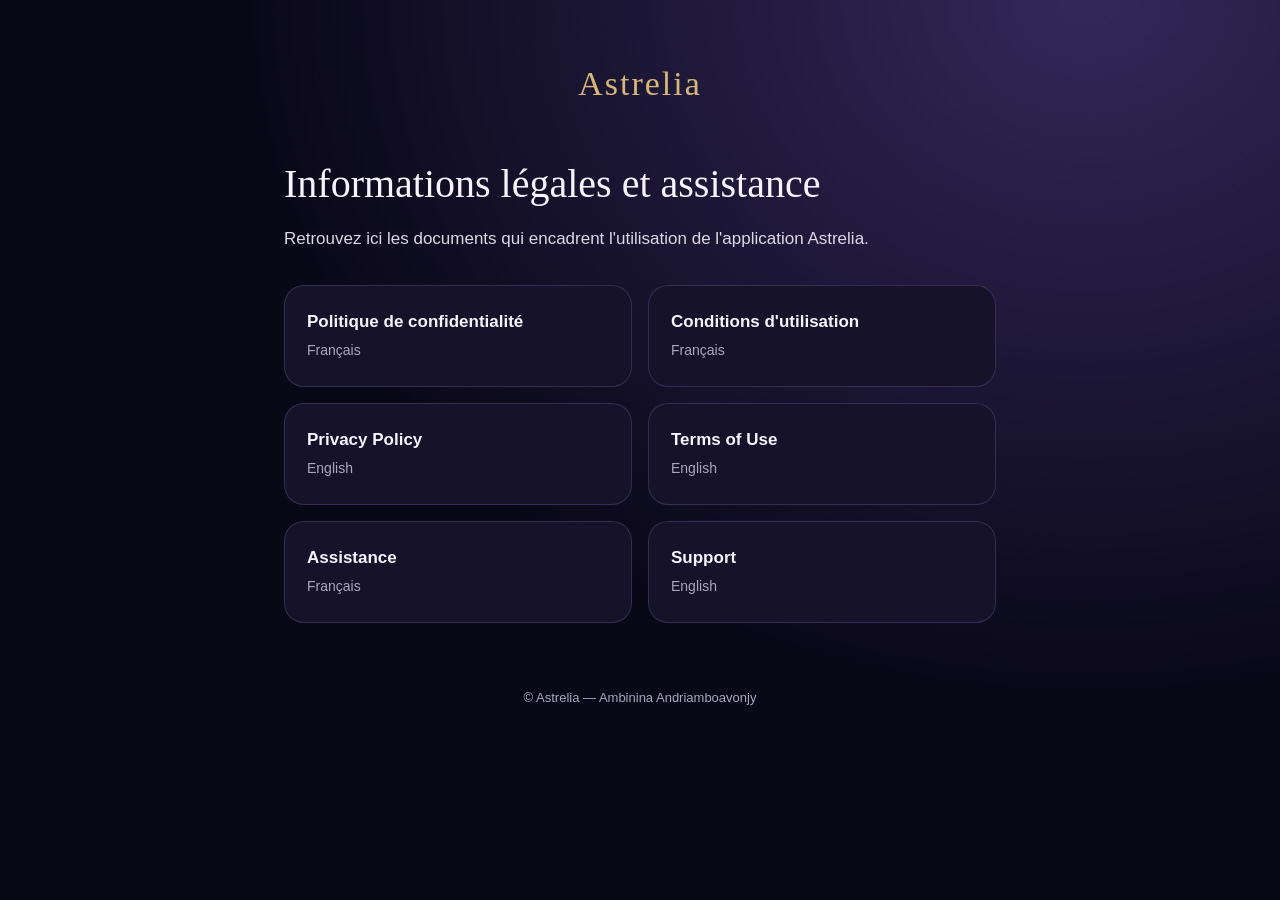
<file: index.html>
<!DOCTYPE html>
<html lang="fr">
<head>
  <meta charset="utf-8">
  <meta name="viewport" content="width=device-width, initial-scale=1">
  <title>Astrelia — Informations légales</title>
  <link rel="stylesheet" href="style.css">
</head>
<body>
<main>
  <header>
    <a class="brand" href="index.html">Astrelia</a>
  </header>

  <h1>Informations légales et assistance</h1>
  <p>Retrouvez ici les documents qui encadrent l'utilisation de l'application Astrelia.</p>

  <div class="cards">
    <a class="card" href="confidentialite.html"><strong>Politique de confidentialité</strong><br><span>Français</span></a>
    <a class="card" href="conditions.html"><strong>Conditions d'utilisation</strong><br><span>Français</span></a>
    <a class="card" href="privacy.html"><strong>Privacy Policy</strong><br><span>English</span></a>
    <a class="card" href="terms.html"><strong>Terms of Use</strong><br><span>English</span></a>
    <a class="card" href="assistance.html"><strong>Assistance</strong><br><span>Français</span></a>
    <a class="card" href="support.html"><strong>Support</strong><br><span>English</span></a>
  </div>

  <footer>© Astrelia — Ambinina Andriamboavonjy</footer>
</main>
</body>
</html>
</file>
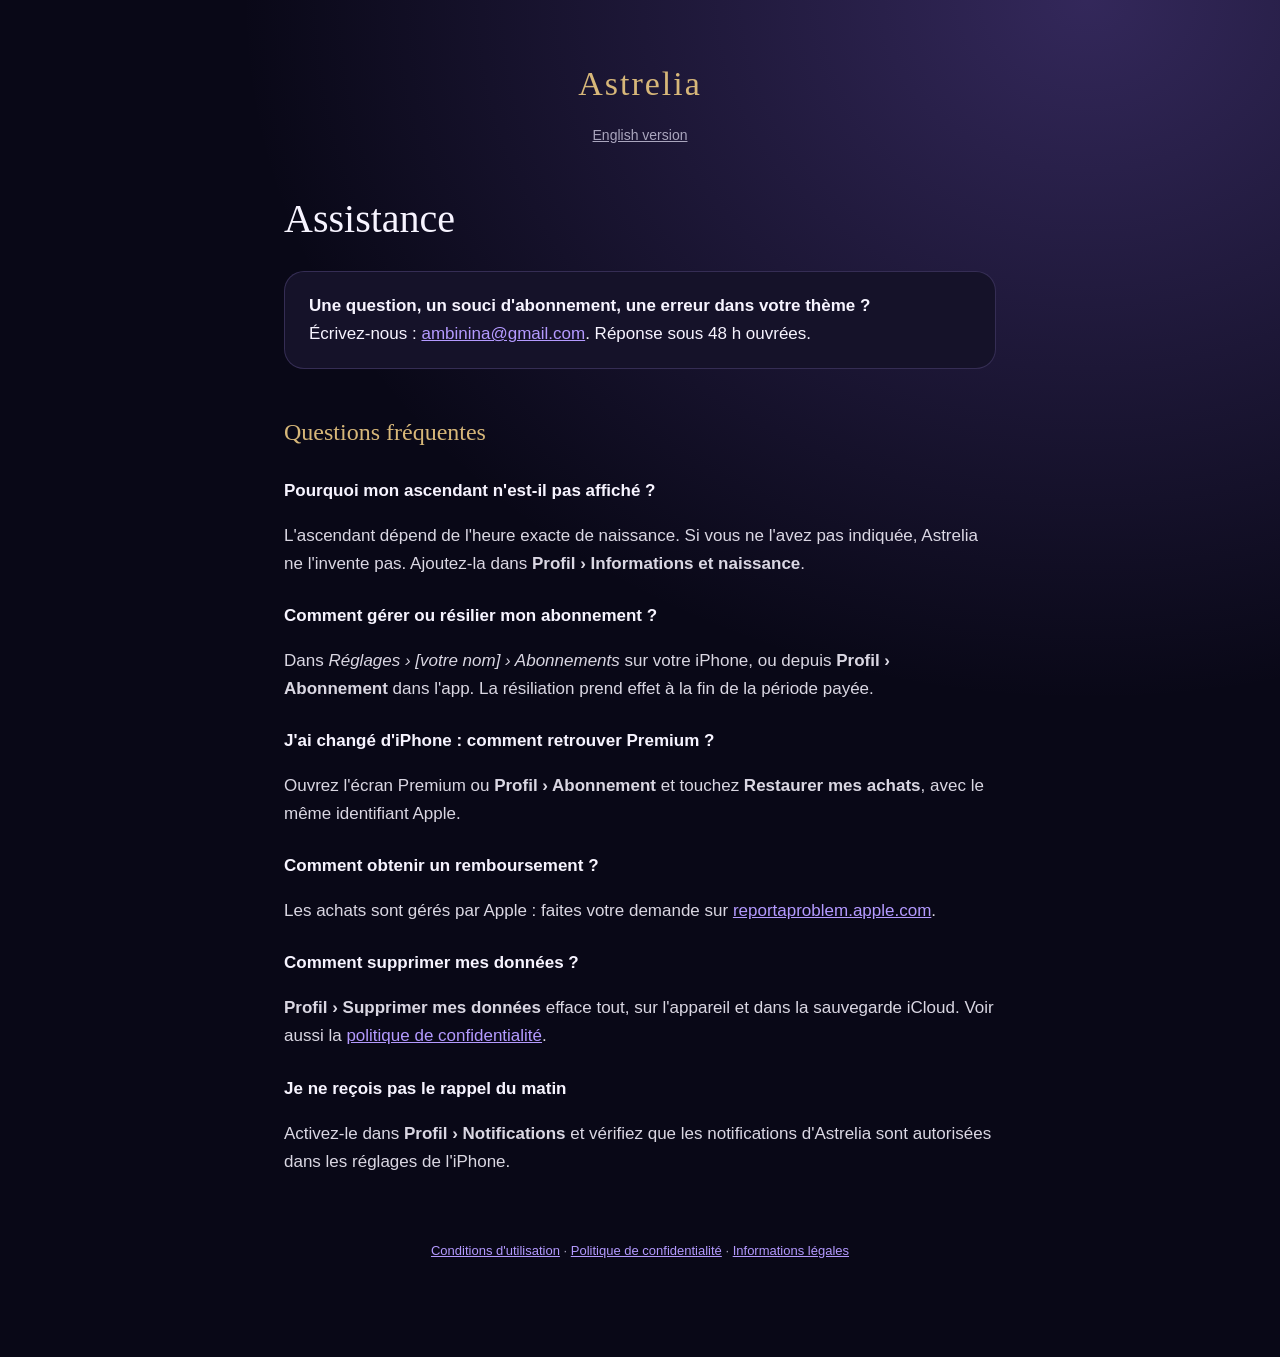
<file: assistance.html>
<!DOCTYPE html>
<html lang="fr">
<head>
  <meta charset="utf-8">
  <meta name="viewport" content="width=device-width, initial-scale=1">
  <title>Assistance — Astrelia</title>
  <link rel="stylesheet" href="style.css">
</head>
<body>
<main>
  <header>
    <a class="brand" href="index.html">Astrelia</a>
    <div class="lang"><a href="support.html">English version</a></div>
  </header>

  <h1>Assistance</h1>
  <div class="summary">
    <strong>Une question, un souci d'abonnement, une erreur dans votre thème ?</strong><br>
    Écrivez-nous : <a href="mailto:ambinina@gmail.com">ambinina@gmail.com</a>. Réponse sous 48 h ouvrées.
  </div>

  <h2>Questions fréquentes</h2>
  <h3>Pourquoi mon ascendant n'est-il pas affiché ?</h3>
  <p>L'ascendant dépend de l'heure exacte de naissance. Si vous ne l'avez pas indiquée, Astrelia ne l'invente pas. Ajoutez-la dans <strong>Profil › Informations et naissance</strong>.</p>
  <h3>Comment gérer ou résilier mon abonnement ?</h3>
  <p>Dans <em>Réglages › [votre nom] › Abonnements</em> sur votre iPhone, ou depuis <strong>Profil › Abonnement</strong> dans l'app. La résiliation prend effet à la fin de la période payée.</p>
  <h3>J'ai changé d'iPhone : comment retrouver Premium ?</h3>
  <p>Ouvrez l'écran Premium ou <strong>Profil › Abonnement</strong> et touchez <strong>Restaurer mes achats</strong>, avec le même identifiant Apple.</p>
  <h3>Comment obtenir un remboursement ?</h3>
  <p>Les achats sont gérés par Apple : faites votre demande sur <a href="https://reportaproblem.apple.com/">reportaproblem.apple.com</a>.</p>
  <h3>Comment supprimer mes données ?</h3>
  <p><strong>Profil › Supprimer mes données</strong> efface tout, sur l'appareil et dans la sauvegarde iCloud. Voir aussi la <a href="confidentialite.html">politique de confidentialité</a>.</p>
  <h3>Je ne reçois pas le rappel du matin</h3>
  <p>Activez-le dans <strong>Profil › Notifications</strong> et vérifiez que les notifications d'Astrelia sont autorisées dans les réglages de l'iPhone.</p>

  <footer><a href="conditions.html">Conditions d'utilisation</a> · <a href="confidentialite.html">Politique de confidentialité</a> · <a href="index.html">Informations légales</a></footer>
</main>
</body>
</html>
</file>
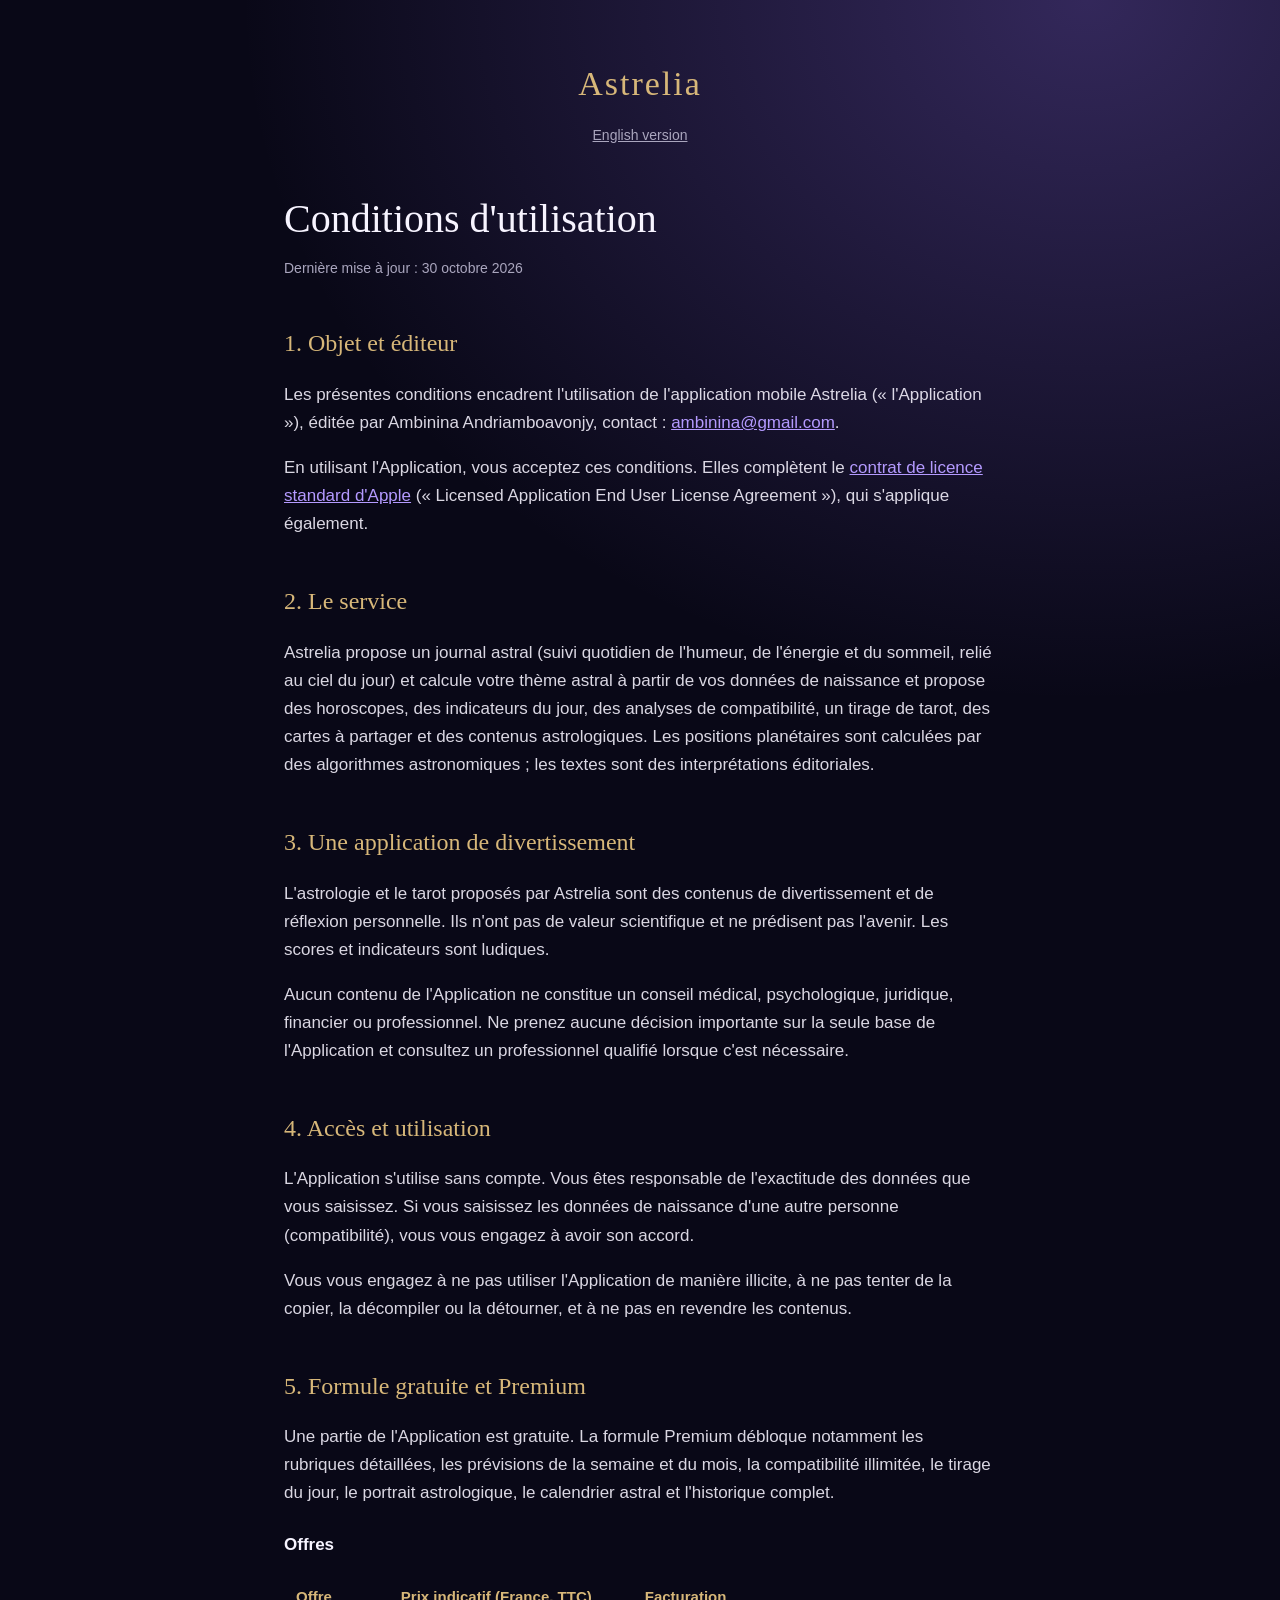
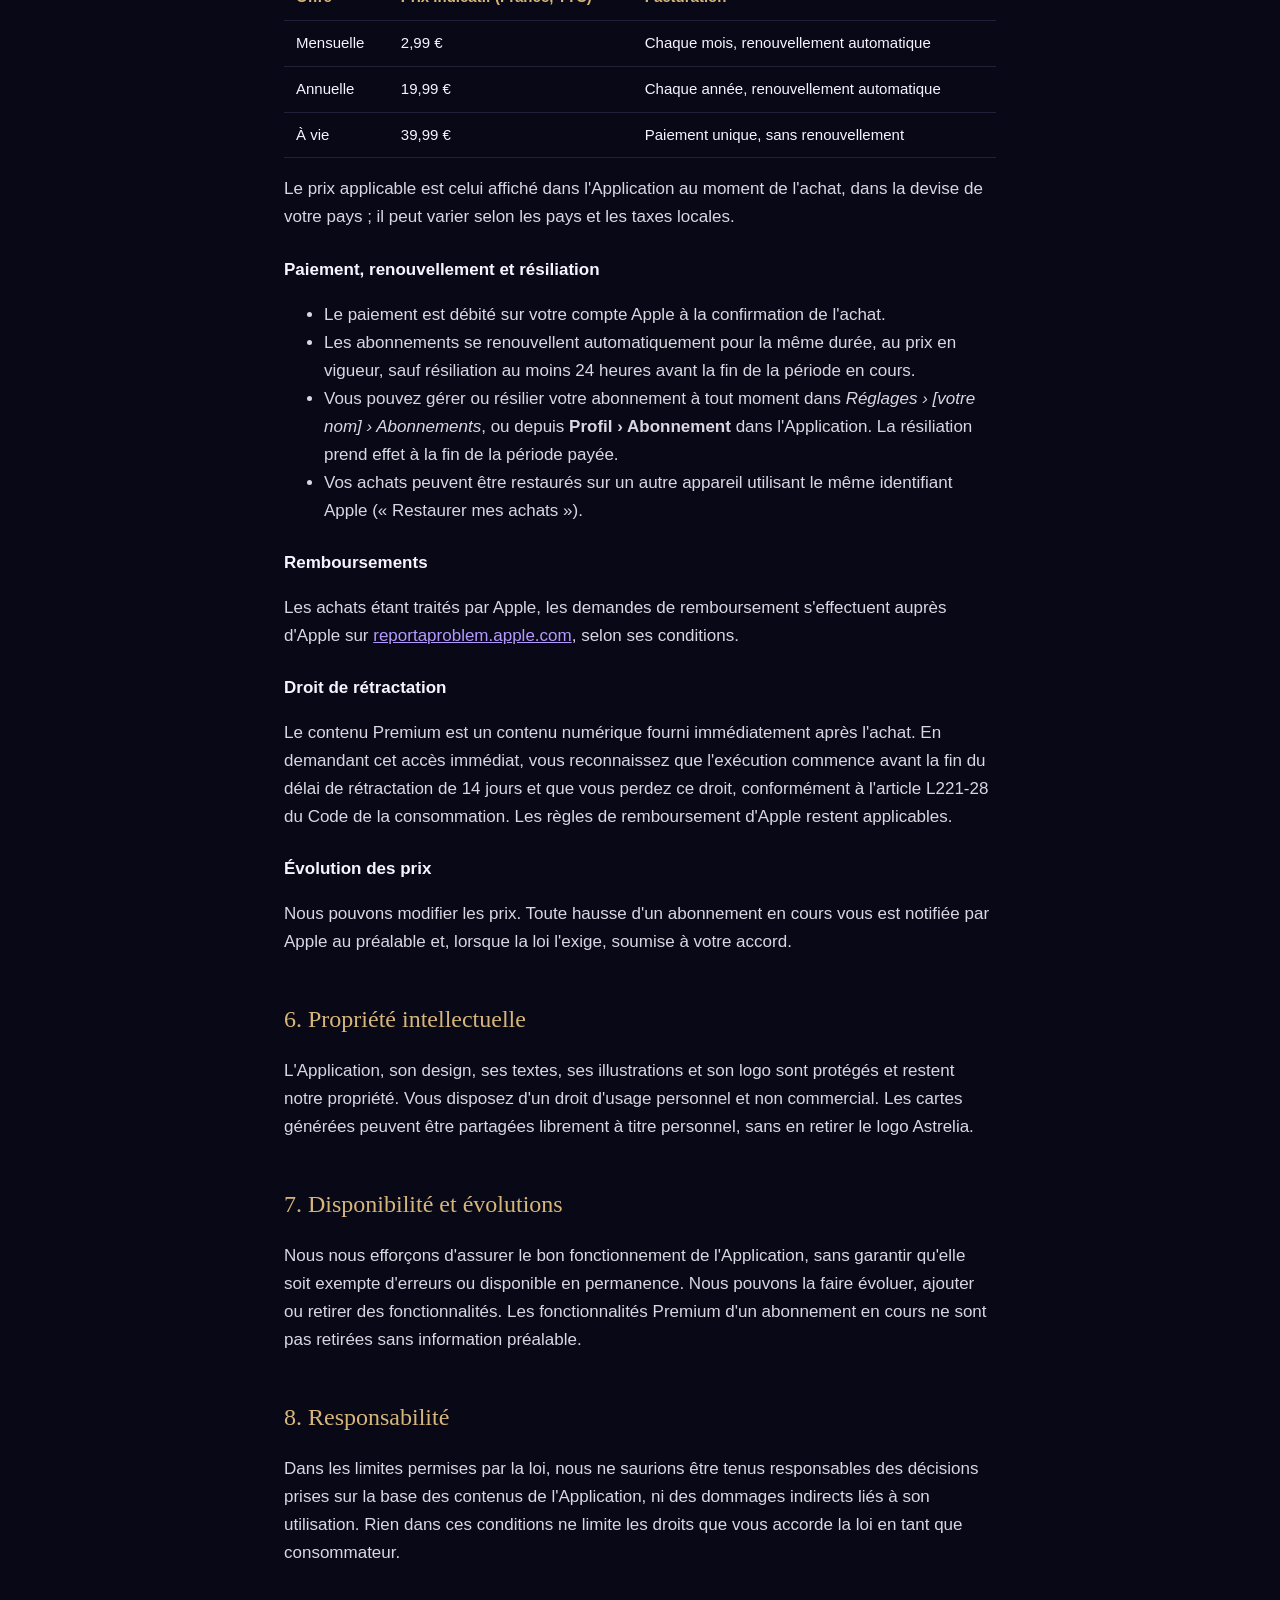
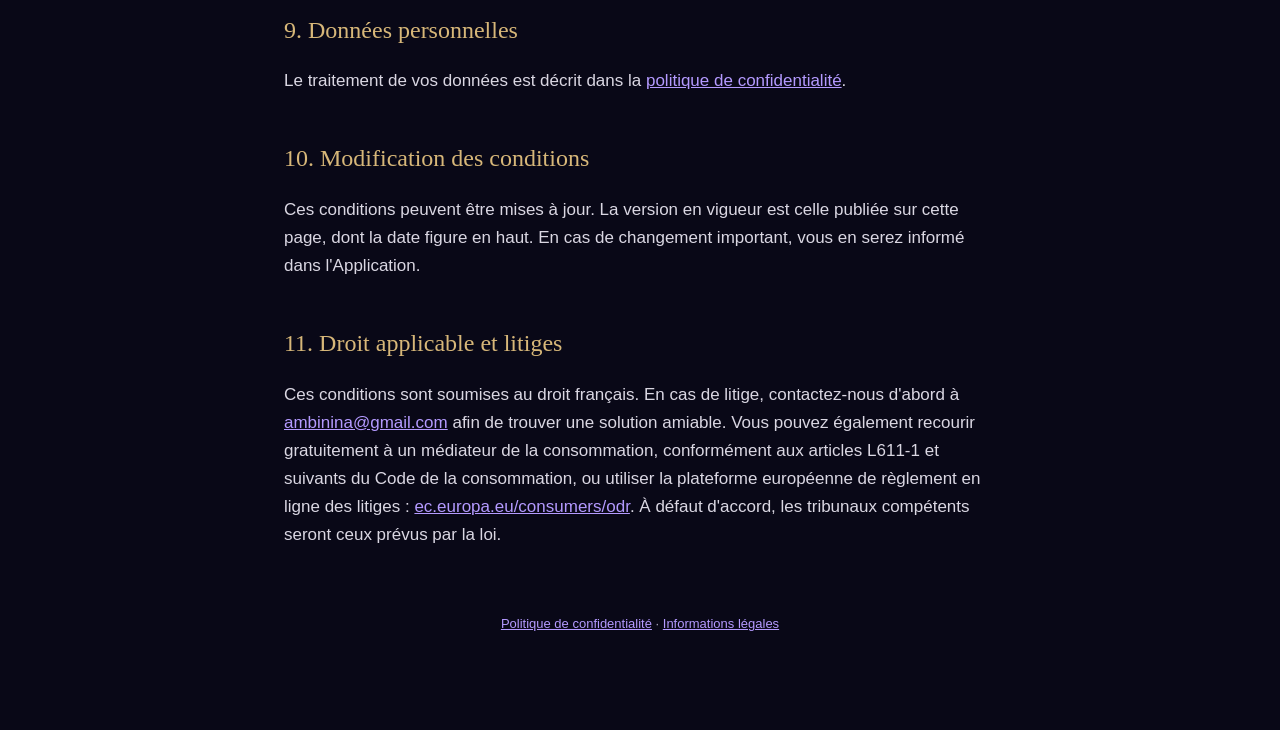
<file: conditions.html>
<!DOCTYPE html>
<html lang="fr">
<head>
  <meta charset="utf-8">
  <meta name="viewport" content="width=device-width, initial-scale=1">
  <title>Conditions d'utilisation — Astrelia</title>
  <link rel="stylesheet" href="style.css">
</head>
<body>
<main>
  <header>
    <a class="brand" href="index.html">Astrelia</a>
    <div class="lang"><a href="terms.html">English version</a></div>
  </header>

  <h1>Conditions d'utilisation</h1>
  <p class="updated">Dernière mise à jour : 30 octobre 2026</p>

  <h2>1. Objet et éditeur</h2>
  <p>Les présentes conditions encadrent l'utilisation de l'application mobile Astrelia (« l'Application »), éditée par Ambinina Andriamboavonjy, contact : <a href="mailto:ambinina@gmail.com">ambinina@gmail.com</a>.</p>
  <p>En utilisant l'Application, vous acceptez ces conditions. Elles complètent le <a href="https://www.apple.com/legal/internet-services/itunes/dev/stdeula/">contrat de licence standard d'Apple</a> (« Licensed Application End User License Agreement »), qui s'applique également.</p>

  <h2>2. Le service</h2>
  <p>Astrelia propose un journal astral (suivi quotidien de l'humeur, de l'énergie et du sommeil, relié au ciel du jour) et calcule votre thème astral à partir de vos données de naissance et propose des horoscopes, des indicateurs du jour, des analyses de compatibilité, un tirage de tarot, des cartes à partager et des contenus astrologiques. Les positions planétaires sont calculées par des algorithmes astronomiques ; les textes sont des interprétations éditoriales.</p>

  <h2>3. Une application de divertissement</h2>
  <p>L'astrologie et le tarot proposés par Astrelia sont des contenus de divertissement et de réflexion personnelle. Ils n'ont pas de valeur scientifique et ne prédisent pas l'avenir. Les scores et indicateurs sont ludiques.</p>
  <p>Aucun contenu de l'Application ne constitue un conseil médical, psychologique, juridique, financier ou professionnel. Ne prenez aucune décision importante sur la seule base de l'Application et consultez un professionnel qualifié lorsque c'est nécessaire.</p>

  <h2>4. Accès et utilisation</h2>
  <p>L'Application s'utilise sans compte. Vous êtes responsable de l'exactitude des données que vous saisissez. Si vous saisissez les données de naissance d'une autre personne (compatibilité), vous vous engagez à avoir son accord.</p>
  <p>Vous vous engagez à ne pas utiliser l'Application de manière illicite, à ne pas tenter de la copier, la décompiler ou la détourner, et à ne pas en revendre les contenus.</p>

  <h2>5. Formule gratuite et Premium</h2>
  <p>Une partie de l'Application est gratuite. La formule Premium débloque notamment les rubriques détaillées, les prévisions de la semaine et du mois, la compatibilité illimitée, le tirage du jour, le portrait astrologique, le calendrier astral et l'historique complet.</p>
  <h3>Offres</h3>
  <table>
    <tr><th>Offre</th><th>Prix indicatif (France, TTC)</th><th>Facturation</th></tr>
    <tr><td>Mensuelle</td><td>2,99 €</td><td>Chaque mois, renouvellement automatique</td></tr>
    <tr><td>Annuelle</td><td>19,99 €</td><td>Chaque année, renouvellement automatique</td></tr>
    <tr><td>À vie</td><td>39,99 €</td><td>Paiement unique, sans renouvellement</td></tr>
  </table>
  <p>Le prix applicable est celui affiché dans l'Application au moment de l'achat, dans la devise de votre pays ; il peut varier selon les pays et les taxes locales.</p>
  <h3>Paiement, renouvellement et résiliation</h3>
  <ul>
    <li>Le paiement est débité sur votre compte Apple à la confirmation de l'achat.</li>
    <li>Les abonnements se renouvellent automatiquement pour la même durée, au prix en vigueur, sauf résiliation au moins 24 heures avant la fin de la période en cours.</li>
    <li>Vous pouvez gérer ou résilier votre abonnement à tout moment dans <em>Réglages › [votre nom] › Abonnements</em>, ou depuis <strong>Profil › Abonnement</strong> dans l'Application. La résiliation prend effet à la fin de la période payée.</li>
    <li>Vos achats peuvent être restaurés sur un autre appareil utilisant le même identifiant Apple (« Restaurer mes achats »).</li>
  </ul>
  <h3>Remboursements</h3>
  <p>Les achats étant traités par Apple, les demandes de remboursement s'effectuent auprès d'Apple sur <a href="https://reportaproblem.apple.com/">reportaproblem.apple.com</a>, selon ses conditions.</p>
  <h3>Droit de rétractation</h3>
  <p>Le contenu Premium est un contenu numérique fourni immédiatement après l'achat. En demandant cet accès immédiat, vous reconnaissez que l'exécution commence avant la fin du délai de rétractation de 14 jours et que vous perdez ce droit, conformément à l'article L221-28 du Code de la consommation. Les règles de remboursement d'Apple restent applicables.</p>
  <h3>Évolution des prix</h3>
  <p>Nous pouvons modifier les prix. Toute hausse d'un abonnement en cours vous est notifiée par Apple au préalable et, lorsque la loi l'exige, soumise à votre accord.</p>

  <h2>6. Propriété intellectuelle</h2>
  <p>L'Application, son design, ses textes, ses illustrations et son logo sont protégés et restent notre propriété. Vous disposez d'un droit d'usage personnel et non commercial. Les cartes générées peuvent être partagées librement à titre personnel, sans en retirer le logo Astrelia.</p>

  <h2>7. Disponibilité et évolutions</h2>
  <p>Nous nous efforçons d'assurer le bon fonctionnement de l'Application, sans garantir qu'elle soit exempte d'erreurs ou disponible en permanence. Nous pouvons la faire évoluer, ajouter ou retirer des fonctionnalités. Les fonctionnalités Premium d'un abonnement en cours ne sont pas retirées sans information préalable.</p>

  <h2>8. Responsabilité</h2>
  <p>Dans les limites permises par la loi, nous ne saurions être tenus responsables des décisions prises sur la base des contenus de l'Application, ni des dommages indirects liés à son utilisation. Rien dans ces conditions ne limite les droits que vous accorde la loi en tant que consommateur.</p>

  <h2>9. Données personnelles</h2>
  <p>Le traitement de vos données est décrit dans la <a href="confidentialite.html">politique de confidentialité</a>.</p>

  <h2>10. Modification des conditions</h2>
  <p>Ces conditions peuvent être mises à jour. La version en vigueur est celle publiée sur cette page, dont la date figure en haut. En cas de changement important, vous en serez informé dans l'Application.</p>

  <h2>11. Droit applicable et litiges</h2>
  <p>Ces conditions sont soumises au droit français. En cas de litige, contactez-nous d'abord à <a href="mailto:ambinina@gmail.com">ambinina@gmail.com</a> afin de trouver une solution amiable. Vous pouvez également recourir gratuitement à un médiateur de la consommation, conformément aux articles L611-1 et suivants du Code de la consommation, ou utiliser la plateforme européenne de règlement en ligne des litiges : <a href="https://ec.europa.eu/consumers/odr">ec.europa.eu/consumers/odr</a>. À défaut d'accord, les tribunaux compétents seront ceux prévus par la loi.</p>

  <footer><a href="confidentialite.html">Politique de confidentialité</a> · <a href="index.html">Informations légales</a></footer>
</main>
</body>
</html>
</file>
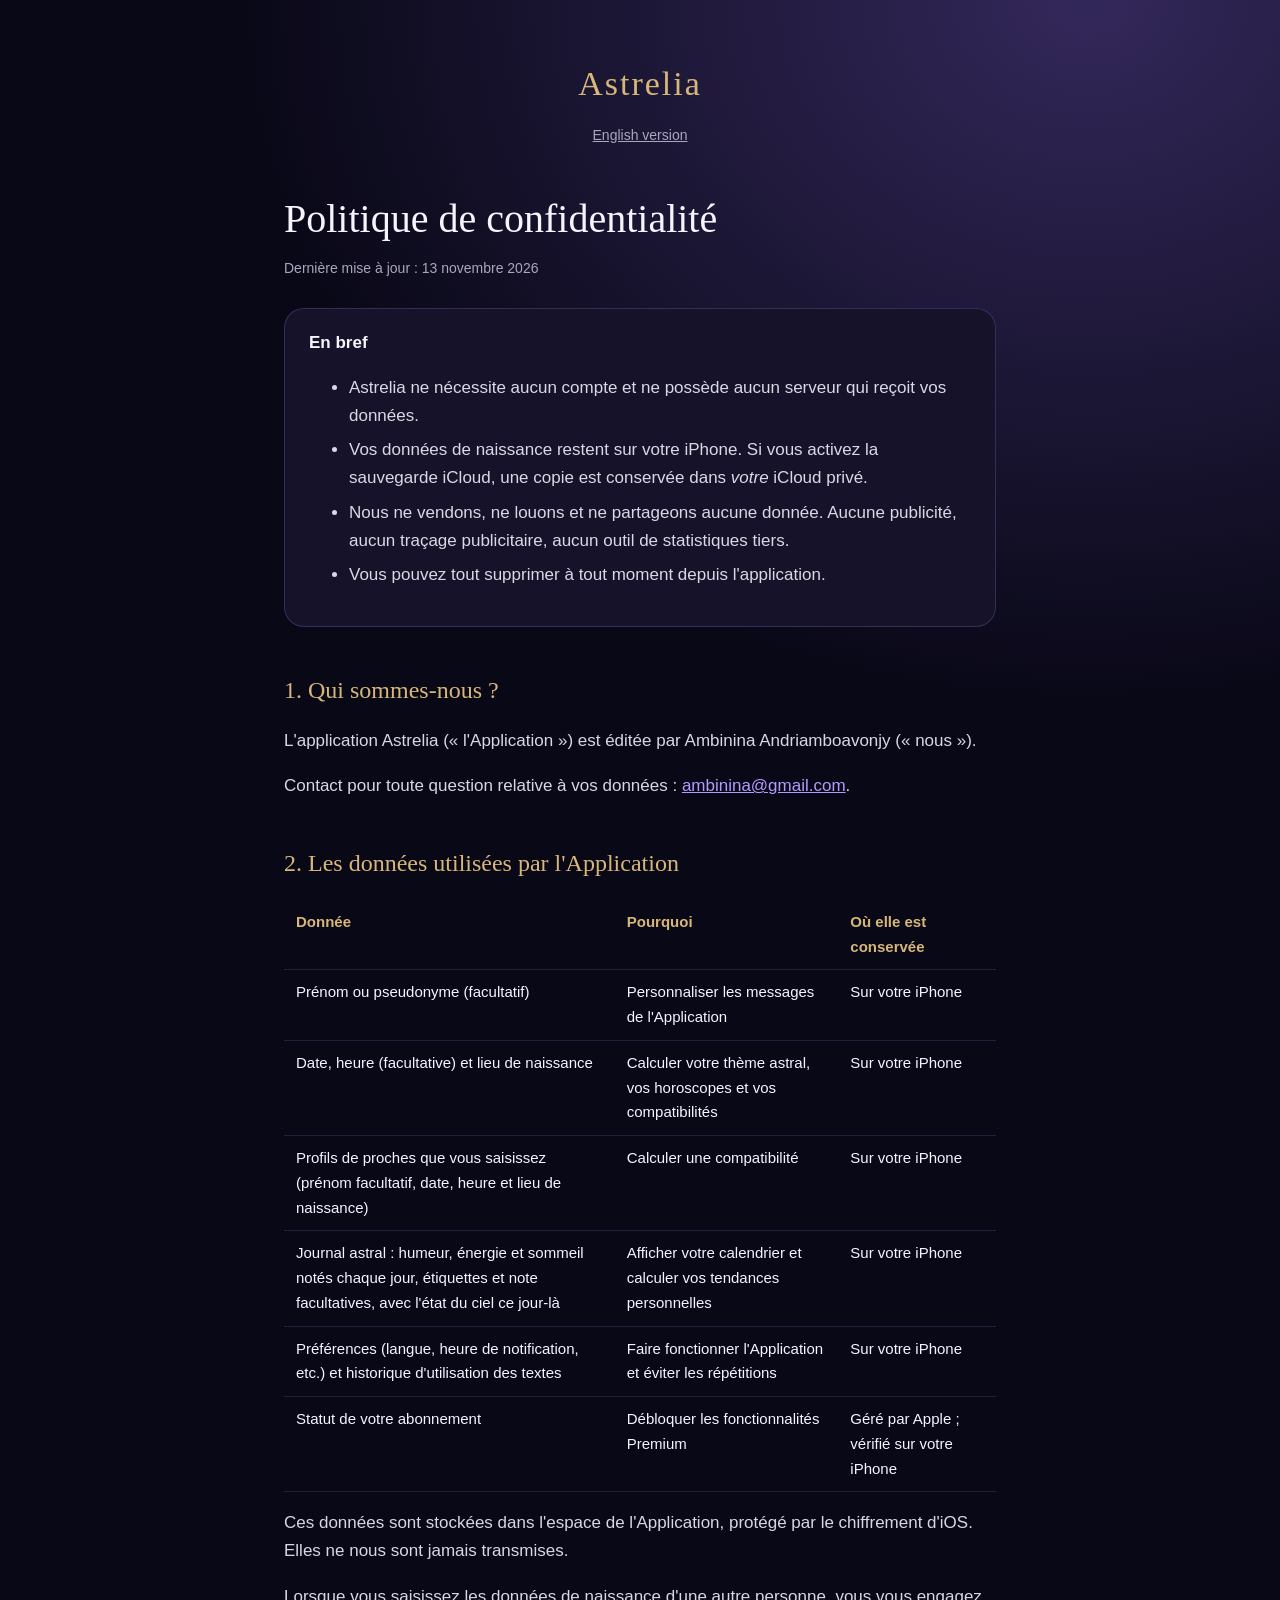
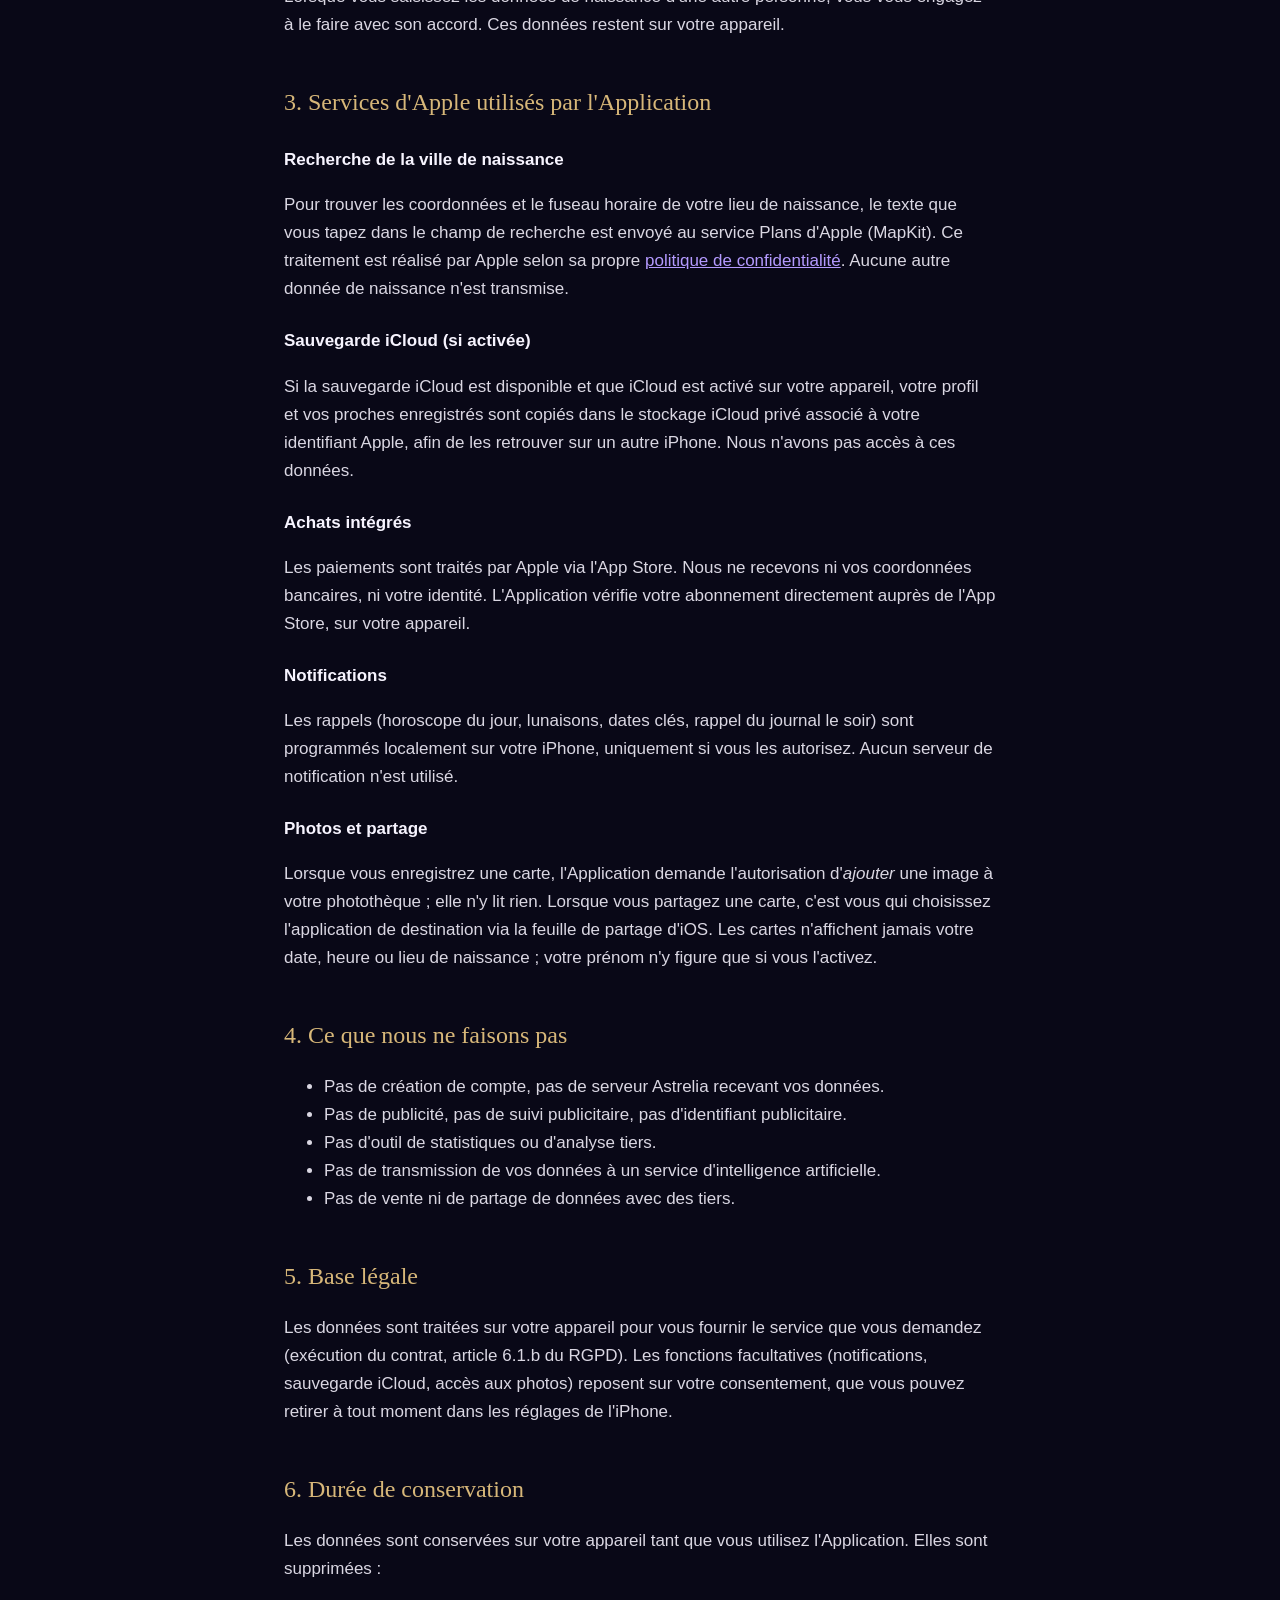
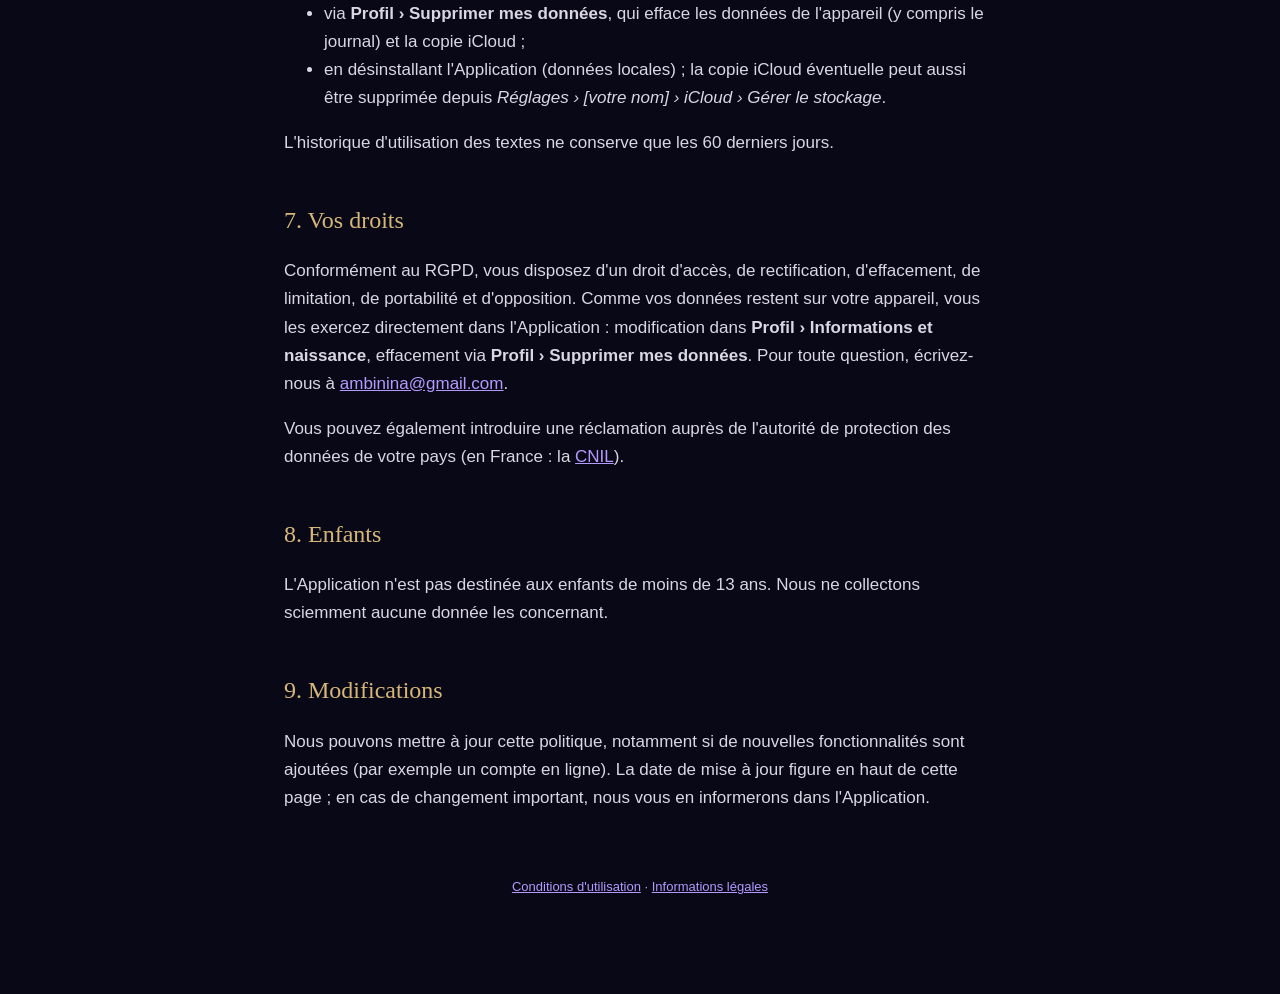
<file: confidentialite.html>
<!DOCTYPE html>
<html lang="fr">
<head>
  <meta charset="utf-8">
  <meta name="viewport" content="width=device-width, initial-scale=1">
  <title>Politique de confidentialité — Astrelia</title>
  <link rel="stylesheet" href="style.css">
</head>
<body>
<main>
  <header>
    <a class="brand" href="index.html">Astrelia</a>
    <div class="lang"><a href="privacy.html">English version</a></div>
  </header>

  <h1>Politique de confidentialité</h1>
  <p class="updated">Dernière mise à jour : 13 novembre 2026</p>

  <div class="summary">
    <strong>En bref</strong>
    <ul>
      <li>Astrelia ne nécessite aucun compte et ne possède aucun serveur qui reçoit vos données.</li>
      <li>Vos données de naissance restent sur votre iPhone. Si vous activez la sauvegarde iCloud, une copie est conservée dans <em>votre</em> iCloud privé.</li>
      <li>Nous ne vendons, ne louons et ne partageons aucune donnée. Aucune publicité, aucun traçage publicitaire, aucun outil de statistiques tiers.</li>
      <li>Vous pouvez tout supprimer à tout moment depuis l'application.</li>
    </ul>
  </div>

  <h2>1. Qui sommes-nous ?</h2>
  <p>L'application Astrelia (« l'Application ») est éditée par Ambinina Andriamboavonjy (« nous »).</p>
  <p>Contact pour toute question relative à vos données : <a href="mailto:ambinina@gmail.com">ambinina@gmail.com</a>.</p>

  <h2>2. Les données utilisées par l'Application</h2>
  <table>
    <tr><th>Donnée</th><th>Pourquoi</th><th>Où elle est conservée</th></tr>
    <tr><td>Prénom ou pseudonyme (facultatif)</td><td>Personnaliser les messages de l'Application</td><td>Sur votre iPhone</td></tr>
    <tr><td>Date, heure (facultative) et lieu de naissance</td><td>Calculer votre thème astral, vos horoscopes et vos compatibilités</td><td>Sur votre iPhone</td></tr>
    <tr><td>Profils de proches que vous saisissez (prénom facultatif, date, heure et lieu de naissance)</td><td>Calculer une compatibilité</td><td>Sur votre iPhone</td></tr>
    <tr><td>Journal astral : humeur, énergie et sommeil notés chaque jour, étiquettes et note facultatives, avec l'état du ciel ce jour-là</td><td>Afficher votre calendrier et calculer vos tendances personnelles</td><td>Sur votre iPhone</td></tr>
    <tr><td>Préférences (langue, heure de notification, etc.) et historique d'utilisation des textes</td><td>Faire fonctionner l'Application et éviter les répétitions</td><td>Sur votre iPhone</td></tr>
    <tr><td>Statut de votre abonnement</td><td>Débloquer les fonctionnalités Premium</td><td>Géré par Apple ; vérifié sur votre iPhone</td></tr>
  </table>
  <p>Ces données sont stockées dans l'espace de l'Application, protégé par le chiffrement d'iOS. Elles ne nous sont jamais transmises.</p>
  <p>Lorsque vous saisissez les données de naissance d'une autre personne, vous vous engagez à le faire avec son accord. Ces données restent sur votre appareil.</p>

  <h2>3. Services d'Apple utilisés par l'Application</h2>
  <h3>Recherche de la ville de naissance</h3>
  <p>Pour trouver les coordonnées et le fuseau horaire de votre lieu de naissance, le texte que vous tapez dans le champ de recherche est envoyé au service Plans d'Apple (MapKit). Ce traitement est réalisé par Apple selon sa propre <a href="https://www.apple.com/fr/legal/privacy/">politique de confidentialité</a>. Aucune autre donnée de naissance n'est transmise.</p>
  <h3>Sauvegarde iCloud (si activée)</h3>
  <p>Si la sauvegarde iCloud est disponible et que iCloud est activé sur votre appareil, votre profil et vos proches enregistrés sont copiés dans le stockage iCloud privé associé à votre identifiant Apple, afin de les retrouver sur un autre iPhone. Nous n'avons pas accès à ces données.</p>
  <h3>Achats intégrés</h3>
  <p>Les paiements sont traités par Apple via l'App Store. Nous ne recevons ni vos coordonnées bancaires, ni votre identité. L'Application vérifie votre abonnement directement auprès de l'App Store, sur votre appareil.</p>
  <h3>Notifications</h3>
  <p>Les rappels (horoscope du jour, lunaisons, dates clés, rappel du journal le soir) sont programmés localement sur votre iPhone, uniquement si vous les autorisez. Aucun serveur de notification n'est utilisé.</p>
  <h3>Photos et partage</h3>
  <p>Lorsque vous enregistrez une carte, l'Application demande l'autorisation d'<em>ajouter</em> une image à votre photothèque ; elle n'y lit rien. Lorsque vous partagez une carte, c'est vous qui choisissez l'application de destination via la feuille de partage d'iOS. Les cartes n'affichent jamais votre date, heure ou lieu de naissance ; votre prénom n'y figure que si vous l'activez.</p>

  <h2>4. Ce que nous ne faisons pas</h2>
  <ul>
    <li>Pas de création de compte, pas de serveur Astrelia recevant vos données.</li>
    <li>Pas de publicité, pas de suivi publicitaire, pas d'identifiant publicitaire.</li>
    <li>Pas d'outil de statistiques ou d'analyse tiers.</li>
    <li>Pas de transmission de vos données à un service d'intelligence artificielle.</li>
    <li>Pas de vente ni de partage de données avec des tiers.</li>
  </ul>

  <h2>5. Base légale</h2>
  <p>Les données sont traitées sur votre appareil pour vous fournir le service que vous demandez (exécution du contrat, article 6.1.b du RGPD). Les fonctions facultatives (notifications, sauvegarde iCloud, accès aux photos) reposent sur votre consentement, que vous pouvez retirer à tout moment dans les réglages de l'iPhone.</p>

  <h2>6. Durée de conservation</h2>
  <p>Les données sont conservées sur votre appareil tant que vous utilisez l'Application. Elles sont supprimées :</p>
  <ul>
    <li>via <strong>Profil › Supprimer mes données</strong>, qui efface les données de l'appareil (y compris le journal) et la copie iCloud ;</li>
    <li>en désinstallant l'Application (données locales) ; la copie iCloud éventuelle peut aussi être supprimée depuis <em>Réglages › [votre nom] › iCloud › Gérer le stockage</em>.</li>
  </ul>
  <p>L'historique d'utilisation des textes ne conserve que les 60 derniers jours.</p>

  <h2>7. Vos droits</h2>
  <p>Conformément au RGPD, vous disposez d'un droit d'accès, de rectification, d'effacement, de limitation, de portabilité et d'opposition. Comme vos données restent sur votre appareil, vous les exercez directement dans l'Application : modification dans <strong>Profil › Informations et naissance</strong>, effacement via <strong>Profil › Supprimer mes données</strong>. Pour toute question, écrivez-nous à <a href="mailto:ambinina@gmail.com">ambinina@gmail.com</a>.</p>
  <p>Vous pouvez également introduire une réclamation auprès de l'autorité de protection des données de votre pays (en France : la <a href="https://www.cnil.fr/">CNIL</a>).</p>

  <h2>8. Enfants</h2>
  <p>L'Application n'est pas destinée aux enfants de moins de 13 ans. Nous ne collectons sciemment aucune donnée les concernant.</p>

  <h2>9. Modifications</h2>
  <p>Nous pouvons mettre à jour cette politique, notamment si de nouvelles fonctionnalités sont ajoutées (par exemple un compte en ligne). La date de mise à jour figure en haut de cette page ; en cas de changement important, nous vous en informerons dans l'Application.</p>

  <footer><a href="conditions.html">Conditions d'utilisation</a> · <a href="index.html">Informations légales</a></footer>
</main>
</body>
</html>
</file>
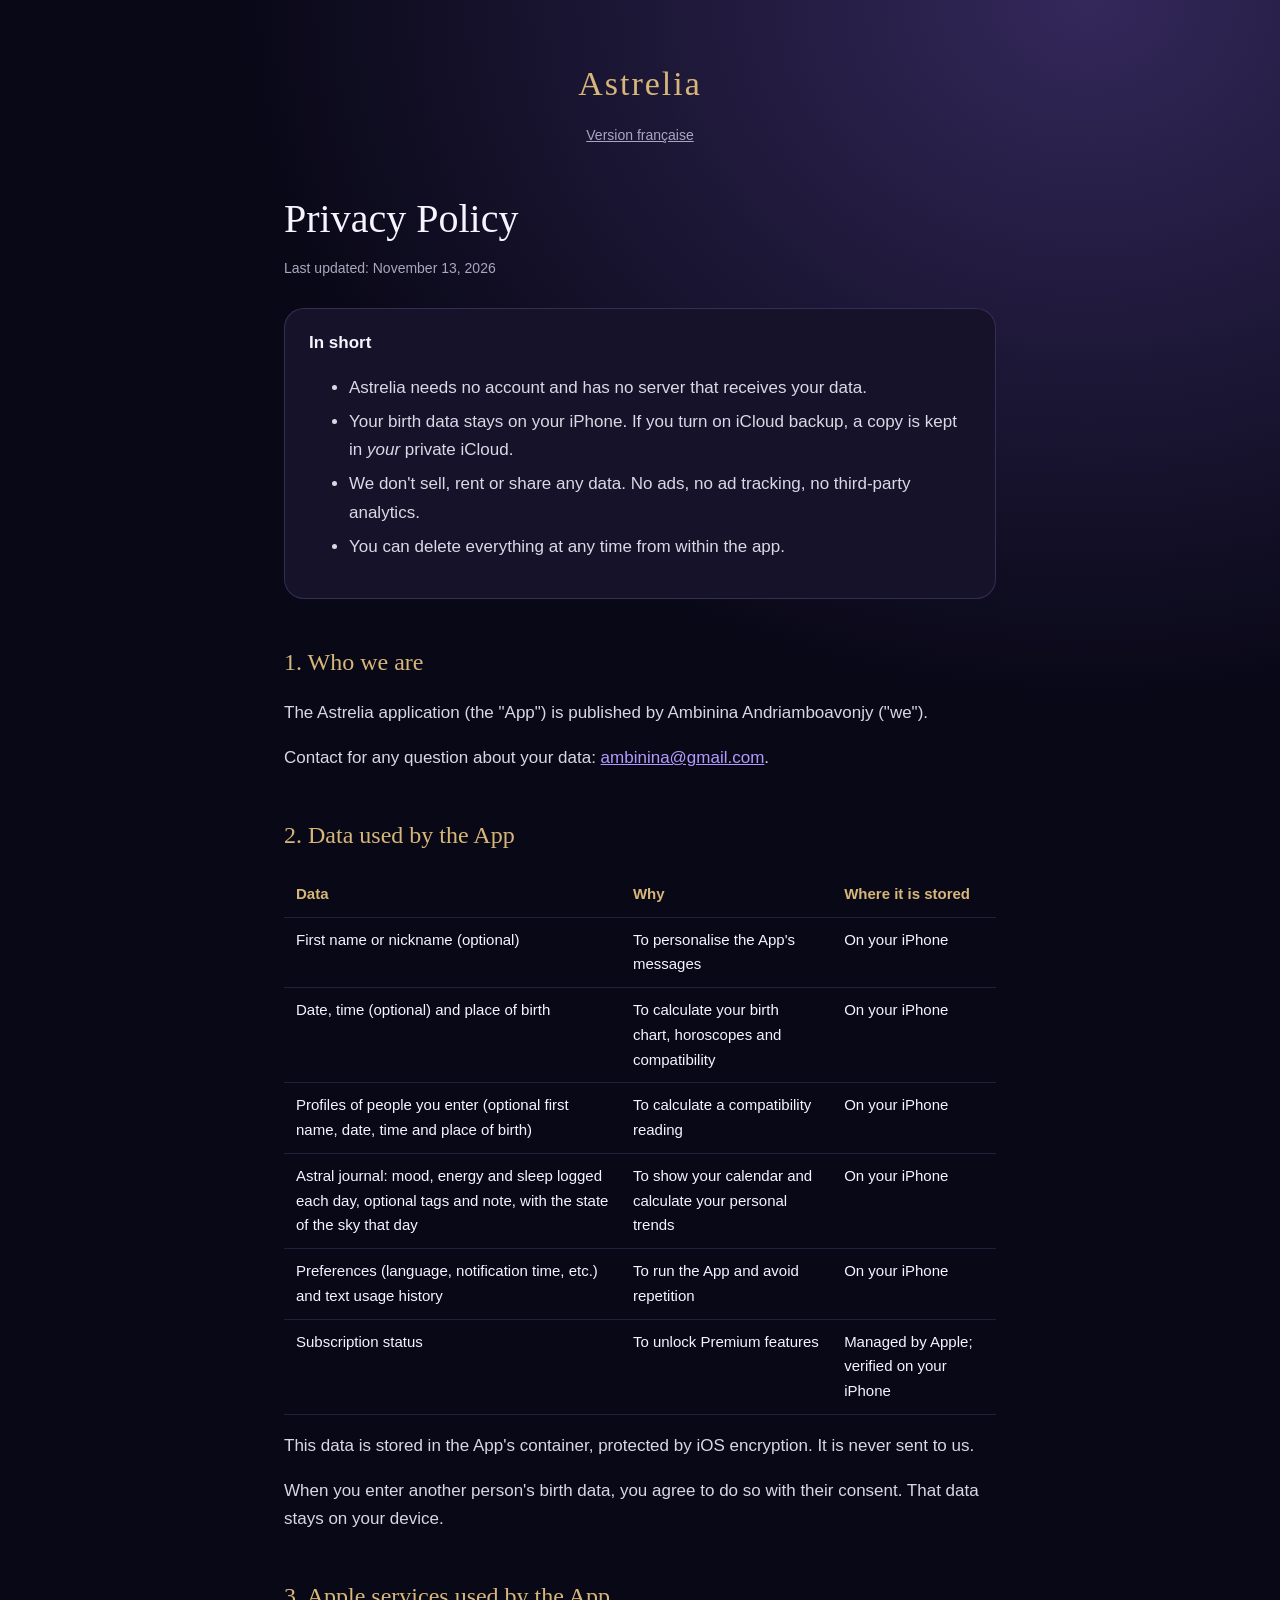
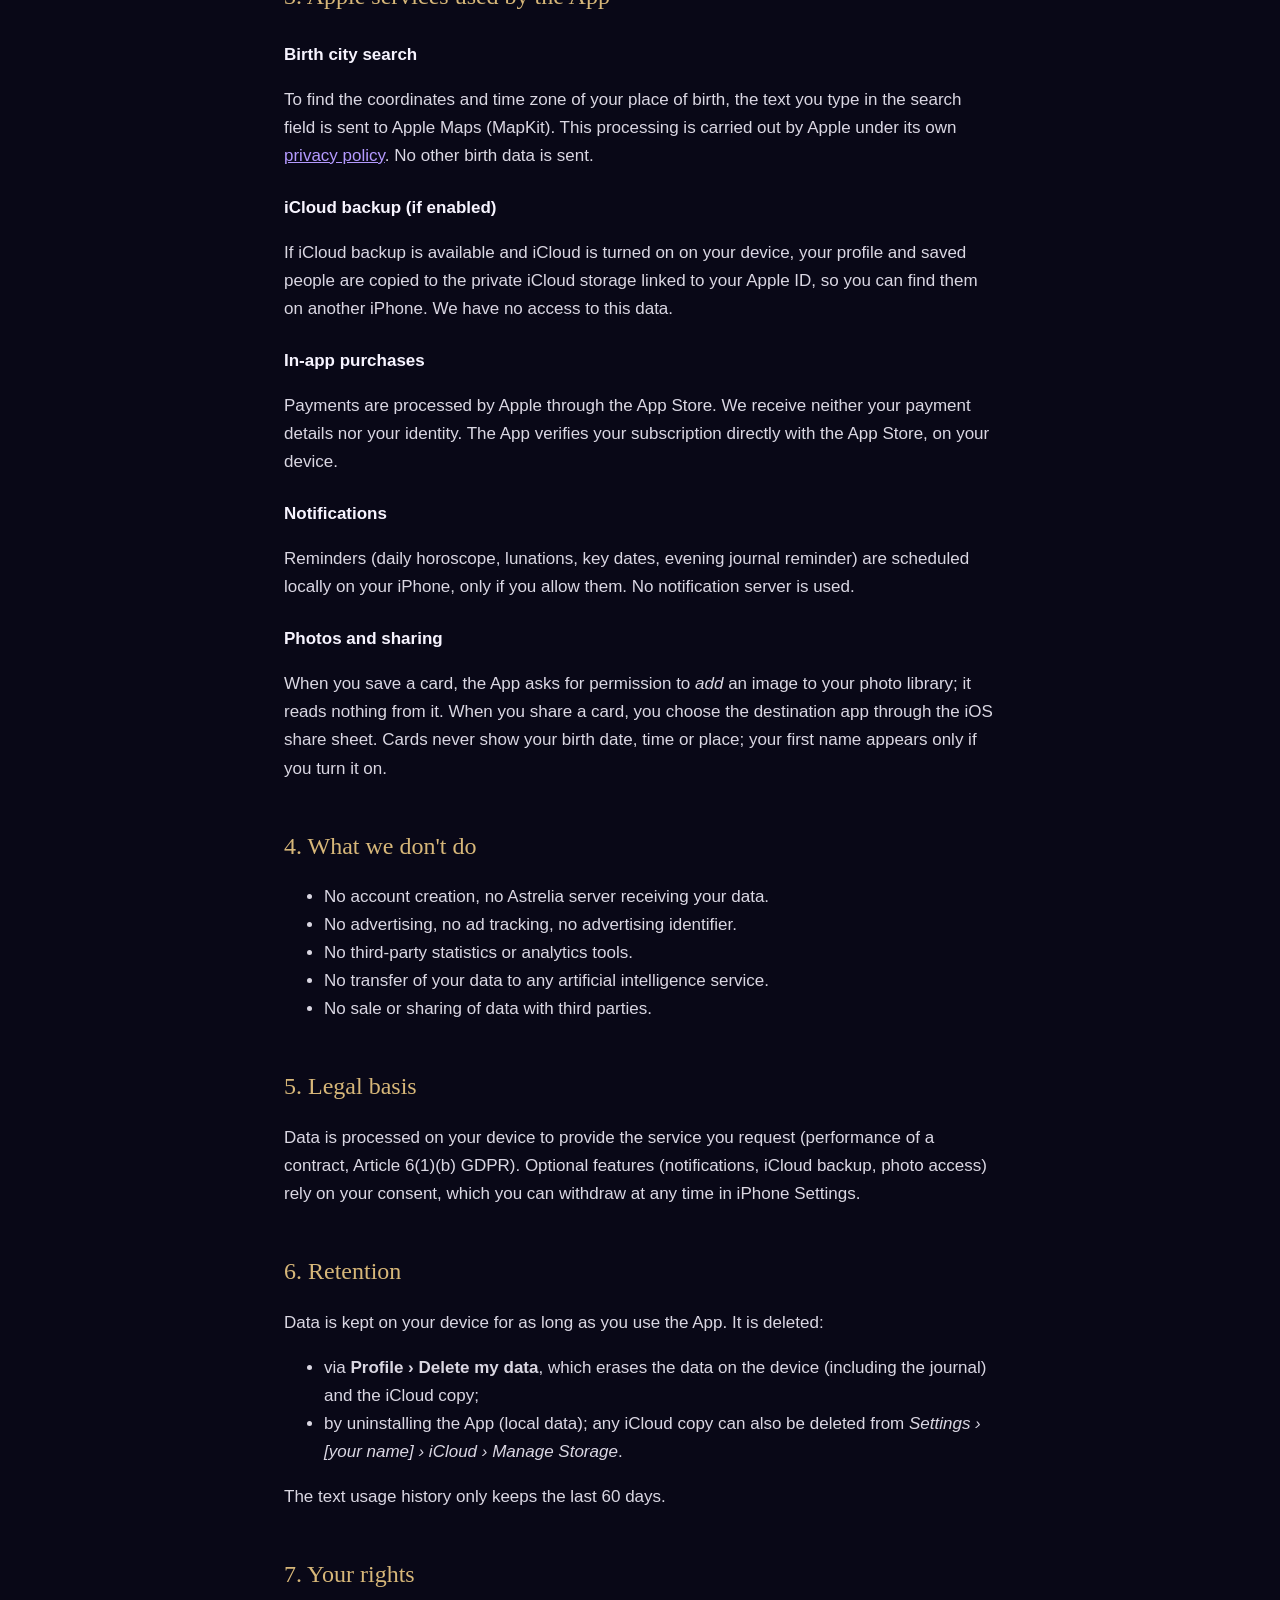
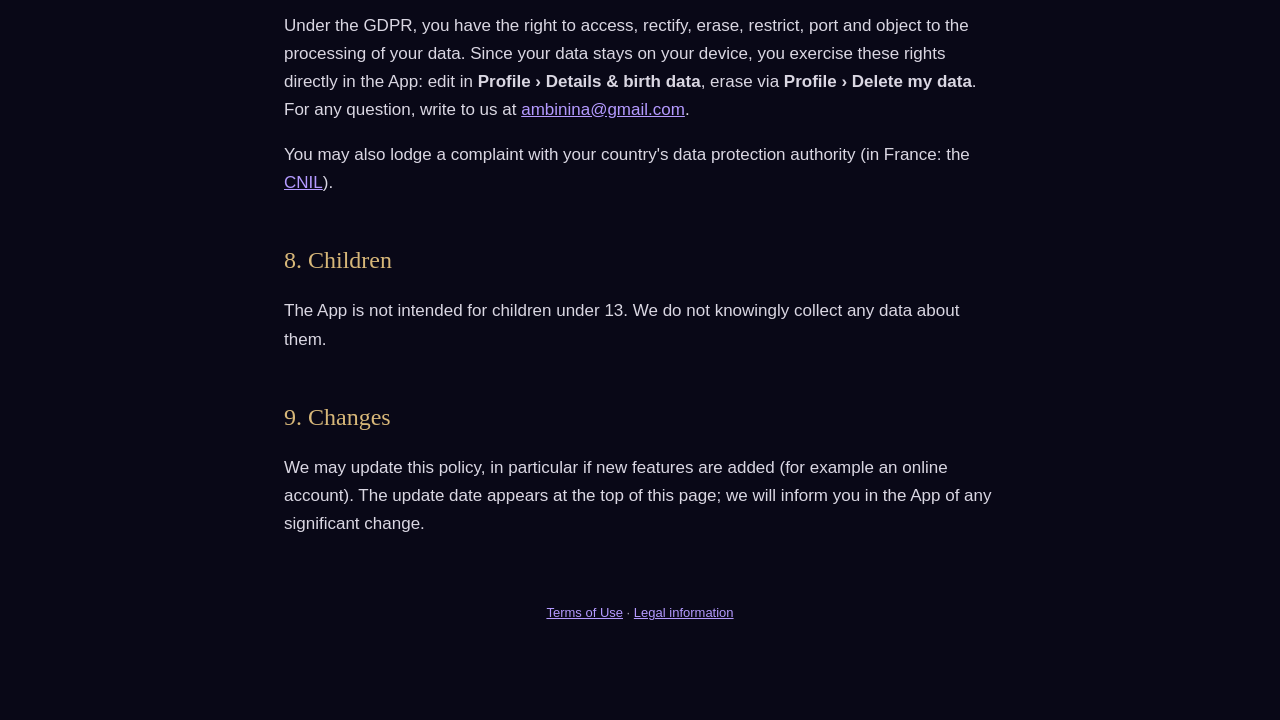
<file: privacy.html>
<!DOCTYPE html>
<html lang="en">
<head>
  <meta charset="utf-8">
  <meta name="viewport" content="width=device-width, initial-scale=1">
  <title>Privacy Policy — Astrelia</title>
  <link rel="stylesheet" href="style.css">
</head>
<body>
<main>
  <header>
    <a class="brand" href="index.html">Astrelia</a>
    <div class="lang"><a href="confidentialite.html">Version française</a></div>
  </header>

  <h1>Privacy Policy</h1>
  <p class="updated">Last updated: November 13, 2026</p>

  <div class="summary">
    <strong>In short</strong>
    <ul>
      <li>Astrelia needs no account and has no server that receives your data.</li>
      <li>Your birth data stays on your iPhone. If you turn on iCloud backup, a copy is kept in <em>your</em> private iCloud.</li>
      <li>We don't sell, rent or share any data. No ads, no ad tracking, no third-party analytics.</li>
      <li>You can delete everything at any time from within the app.</li>
    </ul>
  </div>

  <h2>1. Who we are</h2>
  <p>The Astrelia application (the "App") is published by Ambinina Andriamboavonjy ("we").</p>
  <p>Contact for any question about your data: <a href="mailto:ambinina@gmail.com">ambinina@gmail.com</a>.</p>

  <h2>2. Data used by the App</h2>
  <table>
    <tr><th>Data</th><th>Why</th><th>Where it is stored</th></tr>
    <tr><td>First name or nickname (optional)</td><td>To personalise the App's messages</td><td>On your iPhone</td></tr>
    <tr><td>Date, time (optional) and place of birth</td><td>To calculate your birth chart, horoscopes and compatibility</td><td>On your iPhone</td></tr>
    <tr><td>Profiles of people you enter (optional first name, date, time and place of birth)</td><td>To calculate a compatibility reading</td><td>On your iPhone</td></tr>
    <tr><td>Astral journal: mood, energy and sleep logged each day, optional tags and note, with the state of the sky that day</td><td>To show your calendar and calculate your personal trends</td><td>On your iPhone</td></tr>
    <tr><td>Preferences (language, notification time, etc.) and text usage history</td><td>To run the App and avoid repetition</td><td>On your iPhone</td></tr>
    <tr><td>Subscription status</td><td>To unlock Premium features</td><td>Managed by Apple; verified on your iPhone</td></tr>
  </table>
  <p>This data is stored in the App's container, protected by iOS encryption. It is never sent to us.</p>
  <p>When you enter another person's birth data, you agree to do so with their consent. That data stays on your device.</p>

  <h2>3. Apple services used by the App</h2>
  <h3>Birth city search</h3>
  <p>To find the coordinates and time zone of your place of birth, the text you type in the search field is sent to Apple Maps (MapKit). This processing is carried out by Apple under its own <a href="https://www.apple.com/legal/privacy/">privacy policy</a>. No other birth data is sent.</p>
  <h3>iCloud backup (if enabled)</h3>
  <p>If iCloud backup is available and iCloud is turned on on your device, your profile and saved people are copied to the private iCloud storage linked to your Apple ID, so you can find them on another iPhone. We have no access to this data.</p>
  <h3>In-app purchases</h3>
  <p>Payments are processed by Apple through the App Store. We receive neither your payment details nor your identity. The App verifies your subscription directly with the App Store, on your device.</p>
  <h3>Notifications</h3>
  <p>Reminders (daily horoscope, lunations, key dates, evening journal reminder) are scheduled locally on your iPhone, only if you allow them. No notification server is used.</p>
  <h3>Photos and sharing</h3>
  <p>When you save a card, the App asks for permission to <em>add</em> an image to your photo library; it reads nothing from it. When you share a card, you choose the destination app through the iOS share sheet. Cards never show your birth date, time or place; your first name appears only if you turn it on.</p>

  <h2>4. What we don't do</h2>
  <ul>
    <li>No account creation, no Astrelia server receiving your data.</li>
    <li>No advertising, no ad tracking, no advertising identifier.</li>
    <li>No third-party statistics or analytics tools.</li>
    <li>No transfer of your data to any artificial intelligence service.</li>
    <li>No sale or sharing of data with third parties.</li>
  </ul>

  <h2>5. Legal basis</h2>
  <p>Data is processed on your device to provide the service you request (performance of a contract, Article 6(1)(b) GDPR). Optional features (notifications, iCloud backup, photo access) rely on your consent, which you can withdraw at any time in iPhone Settings.</p>

  <h2>6. Retention</h2>
  <p>Data is kept on your device for as long as you use the App. It is deleted:</p>
  <ul>
    <li>via <strong>Profile › Delete my data</strong>, which erases the data on the device (including the journal) and the iCloud copy;</li>
    <li>by uninstalling the App (local data); any iCloud copy can also be deleted from <em>Settings › [your name] › iCloud › Manage Storage</em>.</li>
  </ul>
  <p>The text usage history only keeps the last 60 days.</p>

  <h2>7. Your rights</h2>
  <p>Under the GDPR, you have the right to access, rectify, erase, restrict, port and object to the processing of your data. Since your data stays on your device, you exercise these rights directly in the App: edit in <strong>Profile › Details &amp; birth data</strong>, erase via <strong>Profile › Delete my data</strong>. For any question, write to us at <a href="mailto:ambinina@gmail.com">ambinina@gmail.com</a>.</p>
  <p>You may also lodge a complaint with your country's data protection authority (in France: the <a href="https://www.cnil.fr/">CNIL</a>).</p>

  <h2>8. Children</h2>
  <p>The App is not intended for children under 13. We do not knowingly collect any data about them.</p>

  <h2>9. Changes</h2>
  <p>We may update this policy, in particular if new features are added (for example an online account). The update date appears at the top of this page; we will inform you in the App of any significant change.</p>

  <footer><a href="terms.html">Terms of Use</a> · <a href="index.html">Legal information</a></footer>
</main>
</body>
</html>
</file>
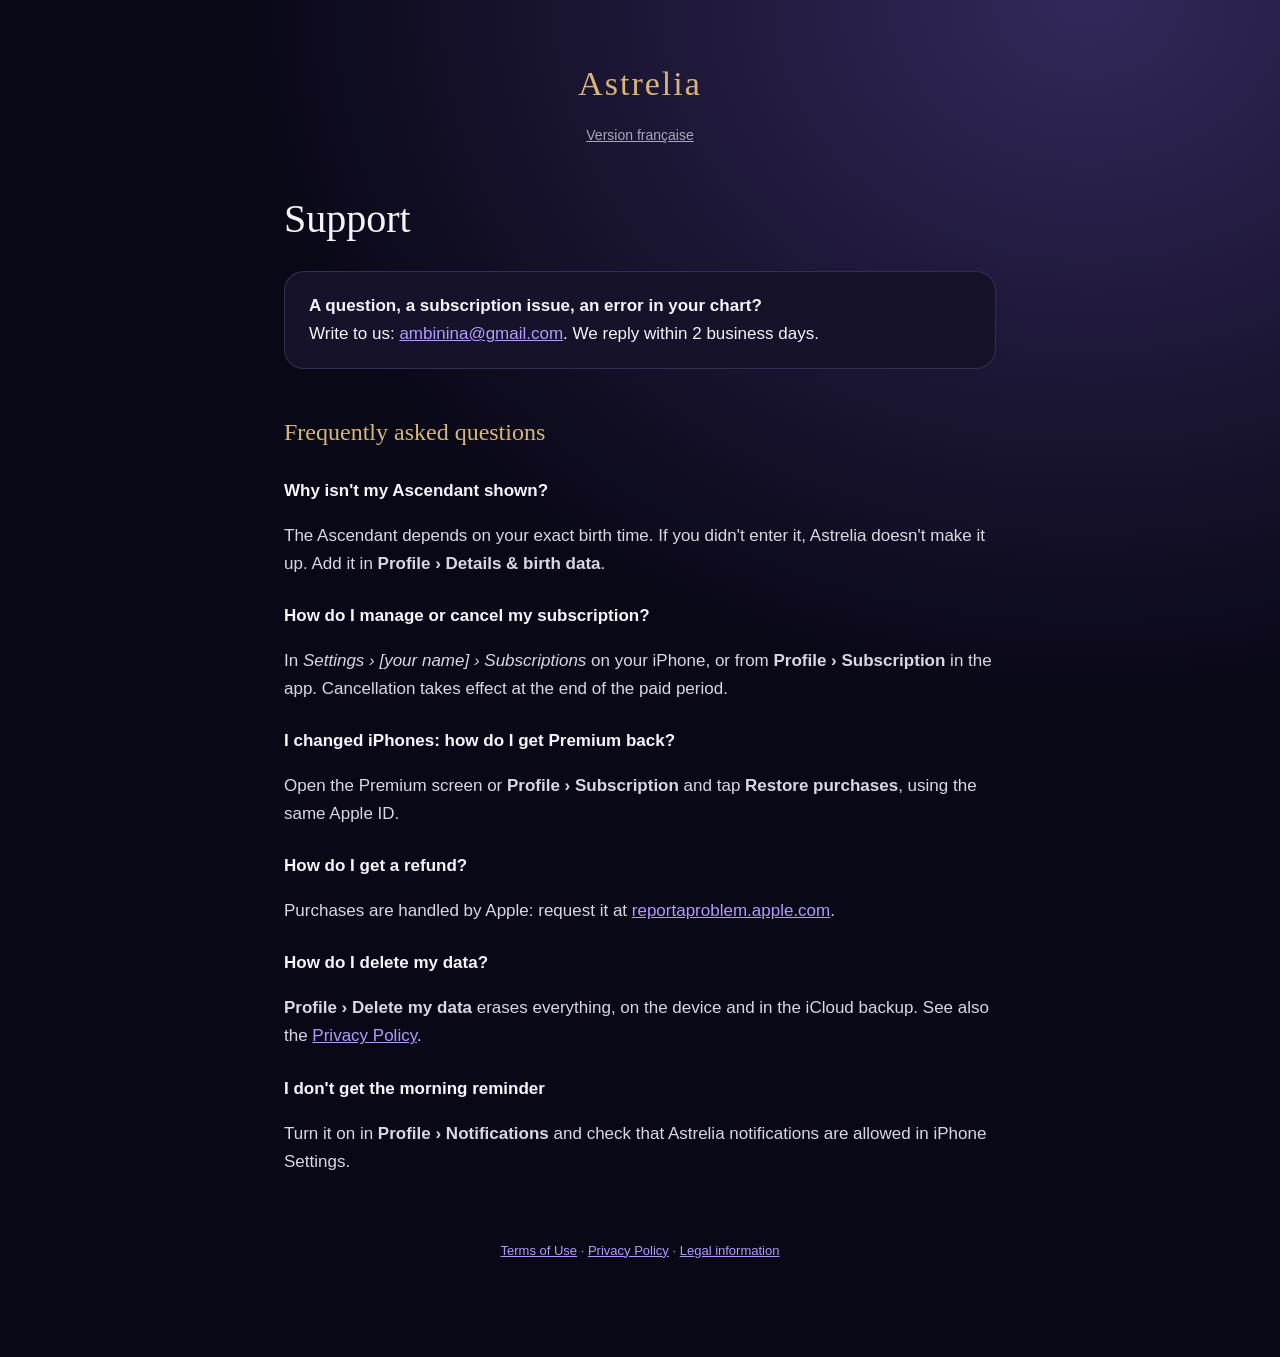
<file: support.html>
<!DOCTYPE html>
<html lang="en">
<head>
  <meta charset="utf-8">
  <meta name="viewport" content="width=device-width, initial-scale=1">
  <title>Support — Astrelia</title>
  <link rel="stylesheet" href="style.css">
</head>
<body>
<main>
  <header>
    <a class="brand" href="index.html">Astrelia</a>
    <div class="lang"><a href="assistance.html">Version française</a></div>
  </header>

  <h1>Support</h1>
  <div class="summary">
    <strong>A question, a subscription issue, an error in your chart?</strong><br>
    Write to us: <a href="mailto:ambinina@gmail.com">ambinina@gmail.com</a>. We reply within 2 business days.
  </div>

  <h2>Frequently asked questions</h2>
  <h3>Why isn't my Ascendant shown?</h3>
  <p>The Ascendant depends on your exact birth time. If you didn't enter it, Astrelia doesn't make it up. Add it in <strong>Profile › Details &amp; birth data</strong>.</p>
  <h3>How do I manage or cancel my subscription?</h3>
  <p>In <em>Settings › [your name] › Subscriptions</em> on your iPhone, or from <strong>Profile › Subscription</strong> in the app. Cancellation takes effect at the end of the paid period.</p>
  <h3>I changed iPhones: how do I get Premium back?</h3>
  <p>Open the Premium screen or <strong>Profile › Subscription</strong> and tap <strong>Restore purchases</strong>, using the same Apple ID.</p>
  <h3>How do I get a refund?</h3>
  <p>Purchases are handled by Apple: request it at <a href="https://reportaproblem.apple.com/">reportaproblem.apple.com</a>.</p>
  <h3>How do I delete my data?</h3>
  <p><strong>Profile › Delete my data</strong> erases everything, on the device and in the iCloud backup. See also the <a href="privacy.html">Privacy Policy</a>.</p>
  <h3>I don't get the morning reminder</h3>
  <p>Turn it on in <strong>Profile › Notifications</strong> and check that Astrelia notifications are allowed in iPhone Settings.</p>

  <footer><a href="terms.html">Terms of Use</a> · <a href="privacy.html">Privacy Policy</a> · <a href="index.html">Legal information</a></footer>
</main>
</body>
</html>
</file>
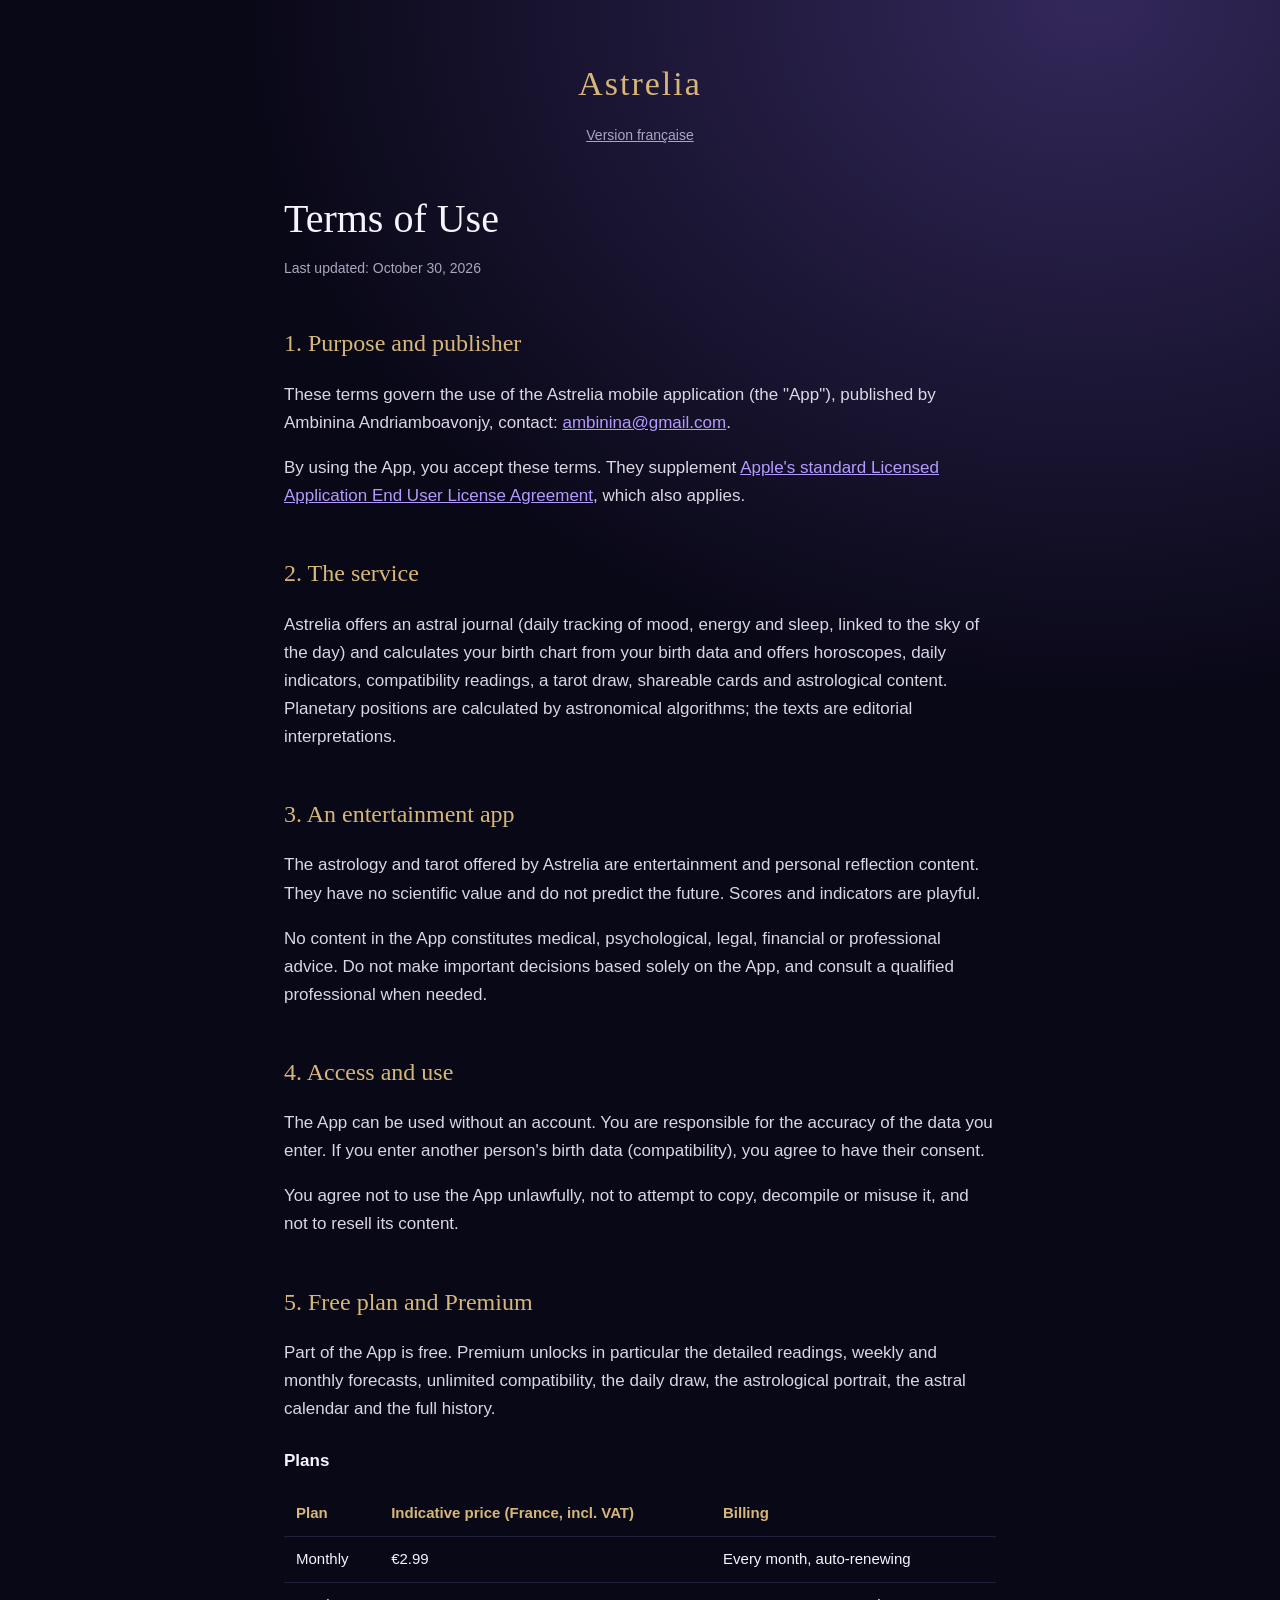
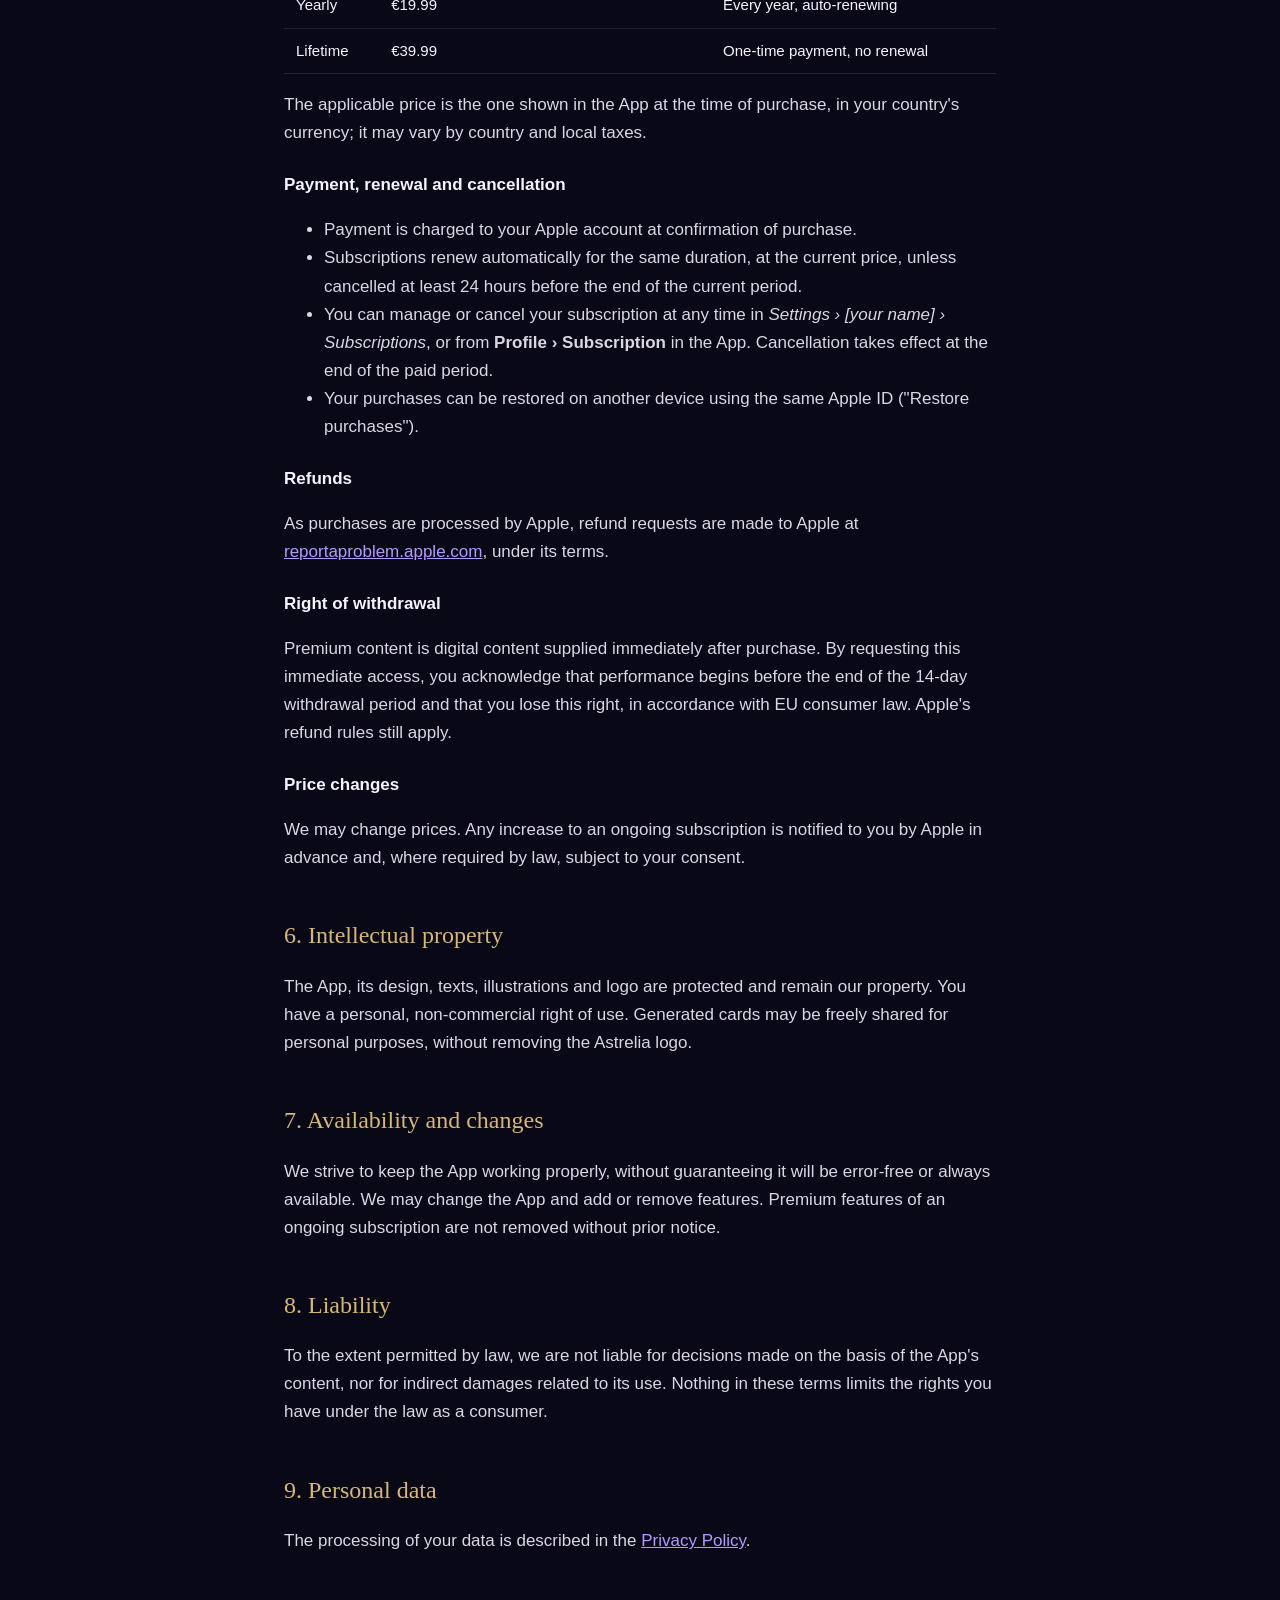
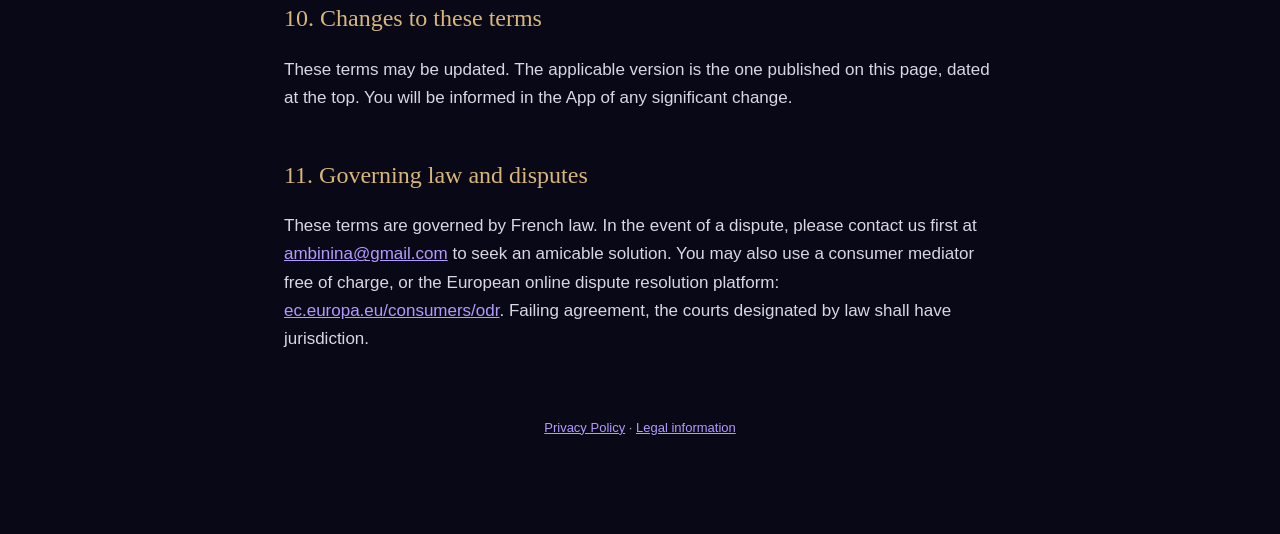
<file: terms.html>
<!DOCTYPE html>
<html lang="en">
<head>
  <meta charset="utf-8">
  <meta name="viewport" content="width=device-width, initial-scale=1">
  <title>Terms of Use — Astrelia</title>
  <link rel="stylesheet" href="style.css">
</head>
<body>
<main>
  <header>
    <a class="brand" href="index.html">Astrelia</a>
    <div class="lang"><a href="conditions.html">Version française</a></div>
  </header>

  <h1>Terms of Use</h1>
  <p class="updated">Last updated: October 30, 2026</p>

  <h2>1. Purpose and publisher</h2>
  <p>These terms govern the use of the Astrelia mobile application (the "App"), published by Ambinina Andriamboavonjy, contact: <a href="mailto:ambinina@gmail.com">ambinina@gmail.com</a>.</p>
  <p>By using the App, you accept these terms. They supplement <a href="https://www.apple.com/legal/internet-services/itunes/dev/stdeula/">Apple's standard Licensed Application End User License Agreement</a>, which also applies.</p>

  <h2>2. The service</h2>
  <p>Astrelia offers an astral journal (daily tracking of mood, energy and sleep, linked to the sky of the day) and calculates your birth chart from your birth data and offers horoscopes, daily indicators, compatibility readings, a tarot draw, shareable cards and astrological content. Planetary positions are calculated by astronomical algorithms; the texts are editorial interpretations.</p>

  <h2>3. An entertainment app</h2>
  <p>The astrology and tarot offered by Astrelia are entertainment and personal reflection content. They have no scientific value and do not predict the future. Scores and indicators are playful.</p>
  <p>No content in the App constitutes medical, psychological, legal, financial or professional advice. Do not make important decisions based solely on the App, and consult a qualified professional when needed.</p>

  <h2>4. Access and use</h2>
  <p>The App can be used without an account. You are responsible for the accuracy of the data you enter. If you enter another person's birth data (compatibility), you agree to have their consent.</p>
  <p>You agree not to use the App unlawfully, not to attempt to copy, decompile or misuse it, and not to resell its content.</p>

  <h2>5. Free plan and Premium</h2>
  <p>Part of the App is free. Premium unlocks in particular the detailed readings, weekly and monthly forecasts, unlimited compatibility, the daily draw, the astrological portrait, the astral calendar and the full history.</p>
  <h3>Plans</h3>
  <table>
    <tr><th>Plan</th><th>Indicative price (France, incl. VAT)</th><th>Billing</th></tr>
    <tr><td>Monthly</td><td>€2.99</td><td>Every month, auto-renewing</td></tr>
    <tr><td>Yearly</td><td>€19.99</td><td>Every year, auto-renewing</td></tr>
    <tr><td>Lifetime</td><td>€39.99</td><td>One-time payment, no renewal</td></tr>
  </table>
  <p>The applicable price is the one shown in the App at the time of purchase, in your country's currency; it may vary by country and local taxes.</p>
  <h3>Payment, renewal and cancellation</h3>
  <ul>
    <li>Payment is charged to your Apple account at confirmation of purchase.</li>
    <li>Subscriptions renew automatically for the same duration, at the current price, unless cancelled at least 24 hours before the end of the current period.</li>
    <li>You can manage or cancel your subscription at any time in <em>Settings › [your name] › Subscriptions</em>, or from <strong>Profile › Subscription</strong> in the App. Cancellation takes effect at the end of the paid period.</li>
    <li>Your purchases can be restored on another device using the same Apple ID ("Restore purchases").</li>
  </ul>
  <h3>Refunds</h3>
  <p>As purchases are processed by Apple, refund requests are made to Apple at <a href="https://reportaproblem.apple.com/">reportaproblem.apple.com</a>, under its terms.</p>
  <h3>Right of withdrawal</h3>
  <p>Premium content is digital content supplied immediately after purchase. By requesting this immediate access, you acknowledge that performance begins before the end of the 14-day withdrawal period and that you lose this right, in accordance with EU consumer law. Apple's refund rules still apply.</p>
  <h3>Price changes</h3>
  <p>We may change prices. Any increase to an ongoing subscription is notified to you by Apple in advance and, where required by law, subject to your consent.</p>

  <h2>6. Intellectual property</h2>
  <p>The App, its design, texts, illustrations and logo are protected and remain our property. You have a personal, non-commercial right of use. Generated cards may be freely shared for personal purposes, without removing the Astrelia logo.</p>

  <h2>7. Availability and changes</h2>
  <p>We strive to keep the App working properly, without guaranteeing it will be error-free or always available. We may change the App and add or remove features. Premium features of an ongoing subscription are not removed without prior notice.</p>

  <h2>8. Liability</h2>
  <p>To the extent permitted by law, we are not liable for decisions made on the basis of the App's content, nor for indirect damages related to its use. Nothing in these terms limits the rights you have under the law as a consumer.</p>

  <h2>9. Personal data</h2>
  <p>The processing of your data is described in the <a href="privacy.html">Privacy Policy</a>.</p>

  <h2>10. Changes to these terms</h2>
  <p>These terms may be updated. The applicable version is the one published on this page, dated at the top. You will be informed in the App of any significant change.</p>

  <h2>11. Governing law and disputes</h2>
  <p>These terms are governed by French law. In the event of a dispute, please contact us first at <a href="mailto:ambinina@gmail.com">ambinina@gmail.com</a> to seek an amicable solution. You may also use a consumer mediator free of charge, or the European online dispute resolution platform: <a href="https://ec.europa.eu/consumers/odr">ec.europa.eu/consumers/odr</a>. Failing agreement, the courts designated by law shall have jurisdiction.</p>

  <footer><a href="privacy.html">Privacy Policy</a> · <a href="index.html">Legal information</a></footer>
</main>
</body>
</html>
</file>
<file: style.css>
:root {
  --bg: #090817;
  --bg2: #151229;
  --violet: #8263D8;
  --violet-light: #B49AFF;
  --gold: #D7B779;
  --text: #F7F4FF;
  --muted: #AAA6BE;
}

* { box-sizing: border-box; }

body {
  margin: 0;
  background: radial-gradient(ellipse at 85% 0%, rgba(130, 99, 216, 0.35), transparent 55%), var(--bg);
  background-attachment: fixed;
  color: var(--text);
  font: 17px/1.65 -apple-system, BlinkMacSystemFont, "Segoe UI", Roboto, sans-serif;
}

main {
  max-width: 760px;
  margin: 0 auto;
  padding: 56px 24px 96px;
}

header { text-align: center; margin-bottom: 48px; }

.brand {
  font-family: "New York", "Iowan Old Style", Georgia, serif;
  font-size: 34px;
  letter-spacing: 2px;
  color: var(--gold);
  text-decoration: none;
}

.lang { margin-top: 12px; font-size: 14px; }
.lang a { color: var(--muted); margin: 0 8px; }

h1 {
  font-family: "New York", "Iowan Old Style", Georgia, serif;
  font-weight: 400;
  font-size: 40px;
  line-height: 1.2;
  margin: 0 0 8px;
}

h2 {
  font-family: "New York", "Iowan Old Style", Georgia, serif;
  font-weight: 400;
  font-size: 24px;
  color: var(--gold);
  margin: 44px 0 12px;
}

h3 { font-size: 17px; margin: 24px 0 6px; }

p, li { color: rgba(247, 244, 255, 0.88); }
a { color: var(--violet-light); }
.updated { color: var(--muted); font-size: 14px; }

.summary {
  background: var(--bg2);
  border: 1px solid rgba(180, 154, 255, 0.2);
  border-radius: 20px;
  padding: 20px 24px;
  margin: 28px 0;
}

.summary li { margin: 6px 0; }

table { width: 100%; border-collapse: collapse; margin: 16px 0; font-size: 15px; }
th, td { text-align: left; padding: 10px 12px; border-bottom: 1px solid rgba(180, 154, 255, 0.15); vertical-align: top; }
th { color: var(--gold); font-weight: 600; }

.todo { background: rgba(215, 183, 121, 0.18); color: var(--gold); padding: 0 6px; border-radius: 6px; }

.cards { display: grid; gap: 16px; grid-template-columns: repeat(auto-fit, minmax(240px, 1fr)); margin-top: 32px; }
.card {
  display: block;
  background: var(--bg2);
  border: 1px solid rgba(180, 154, 255, 0.2);
  border-radius: 20px;
  padding: 22px;
  text-decoration: none;
  color: var(--text);
}
.card:hover { border-color: var(--gold); }
.card span { color: var(--muted); font-size: 14px; }

footer { margin-top: 64px; text-align: center; color: var(--muted); font-size: 13px; }
</file>
